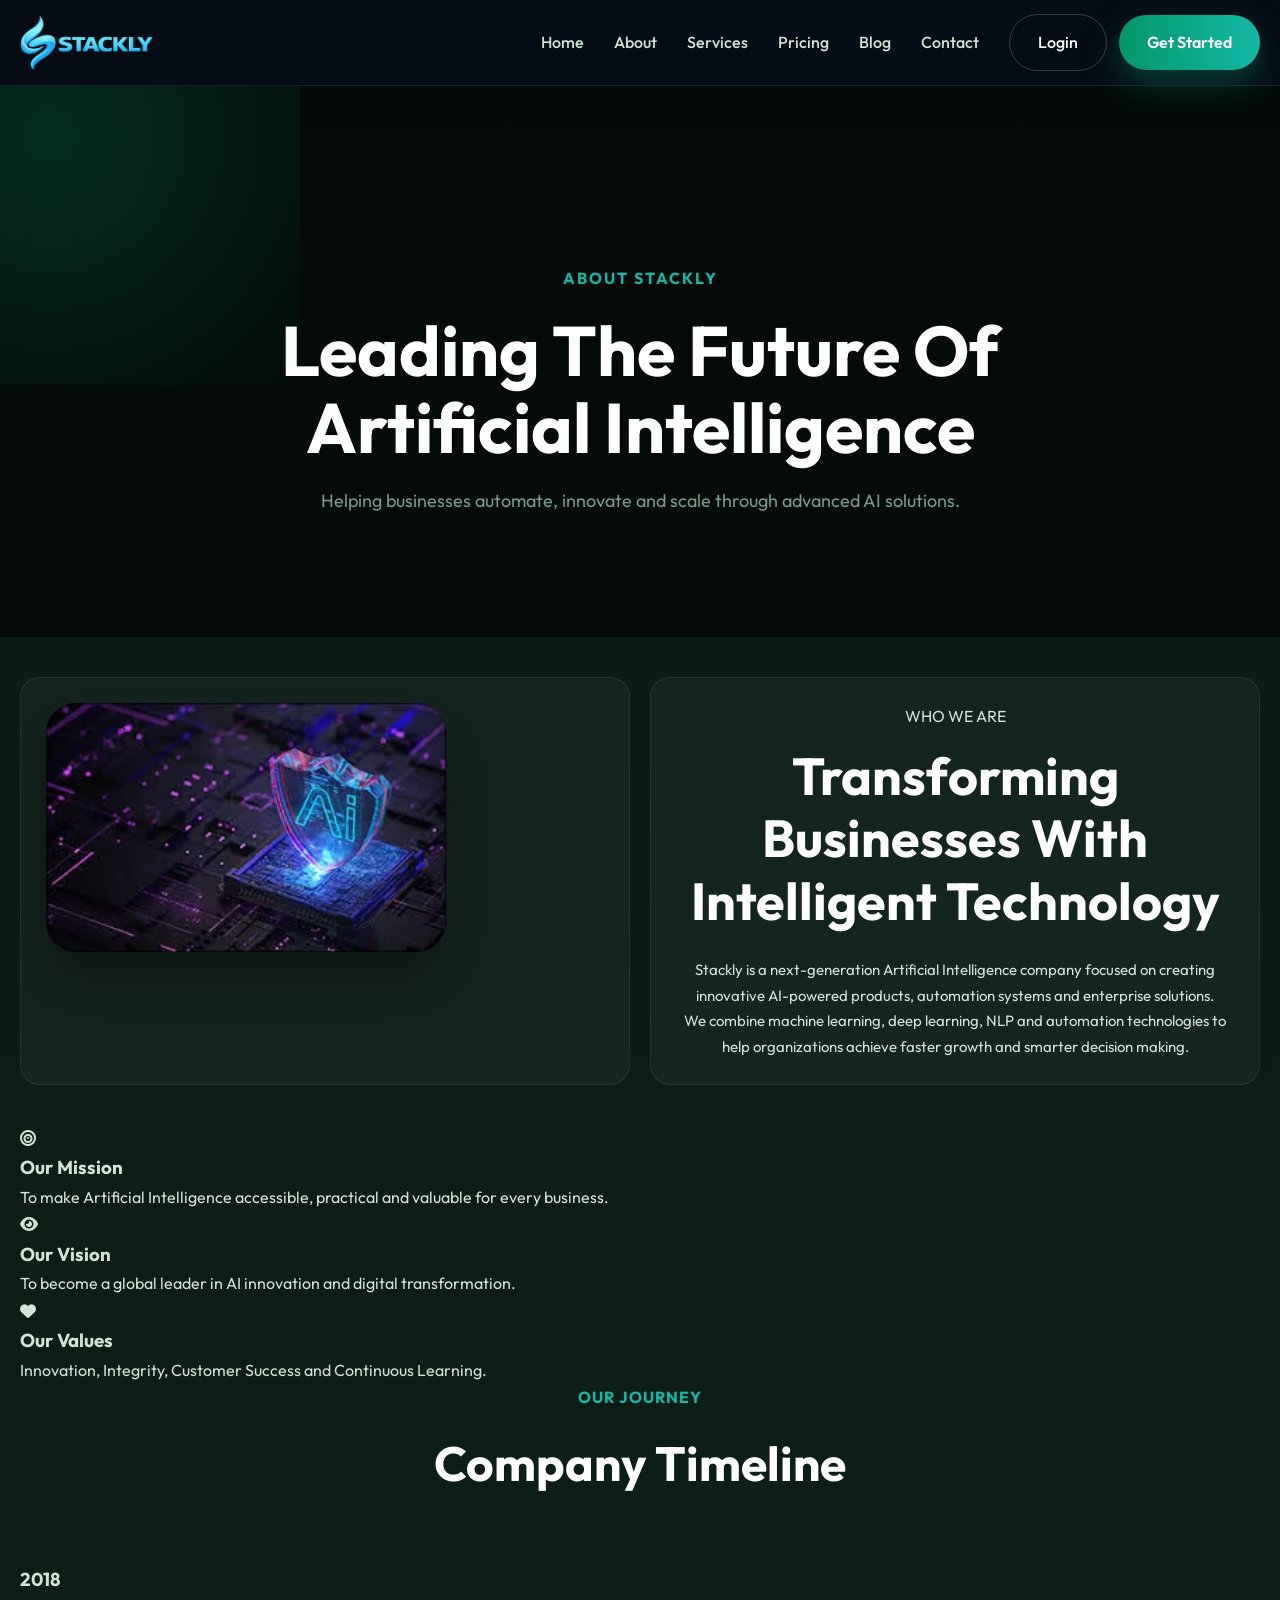
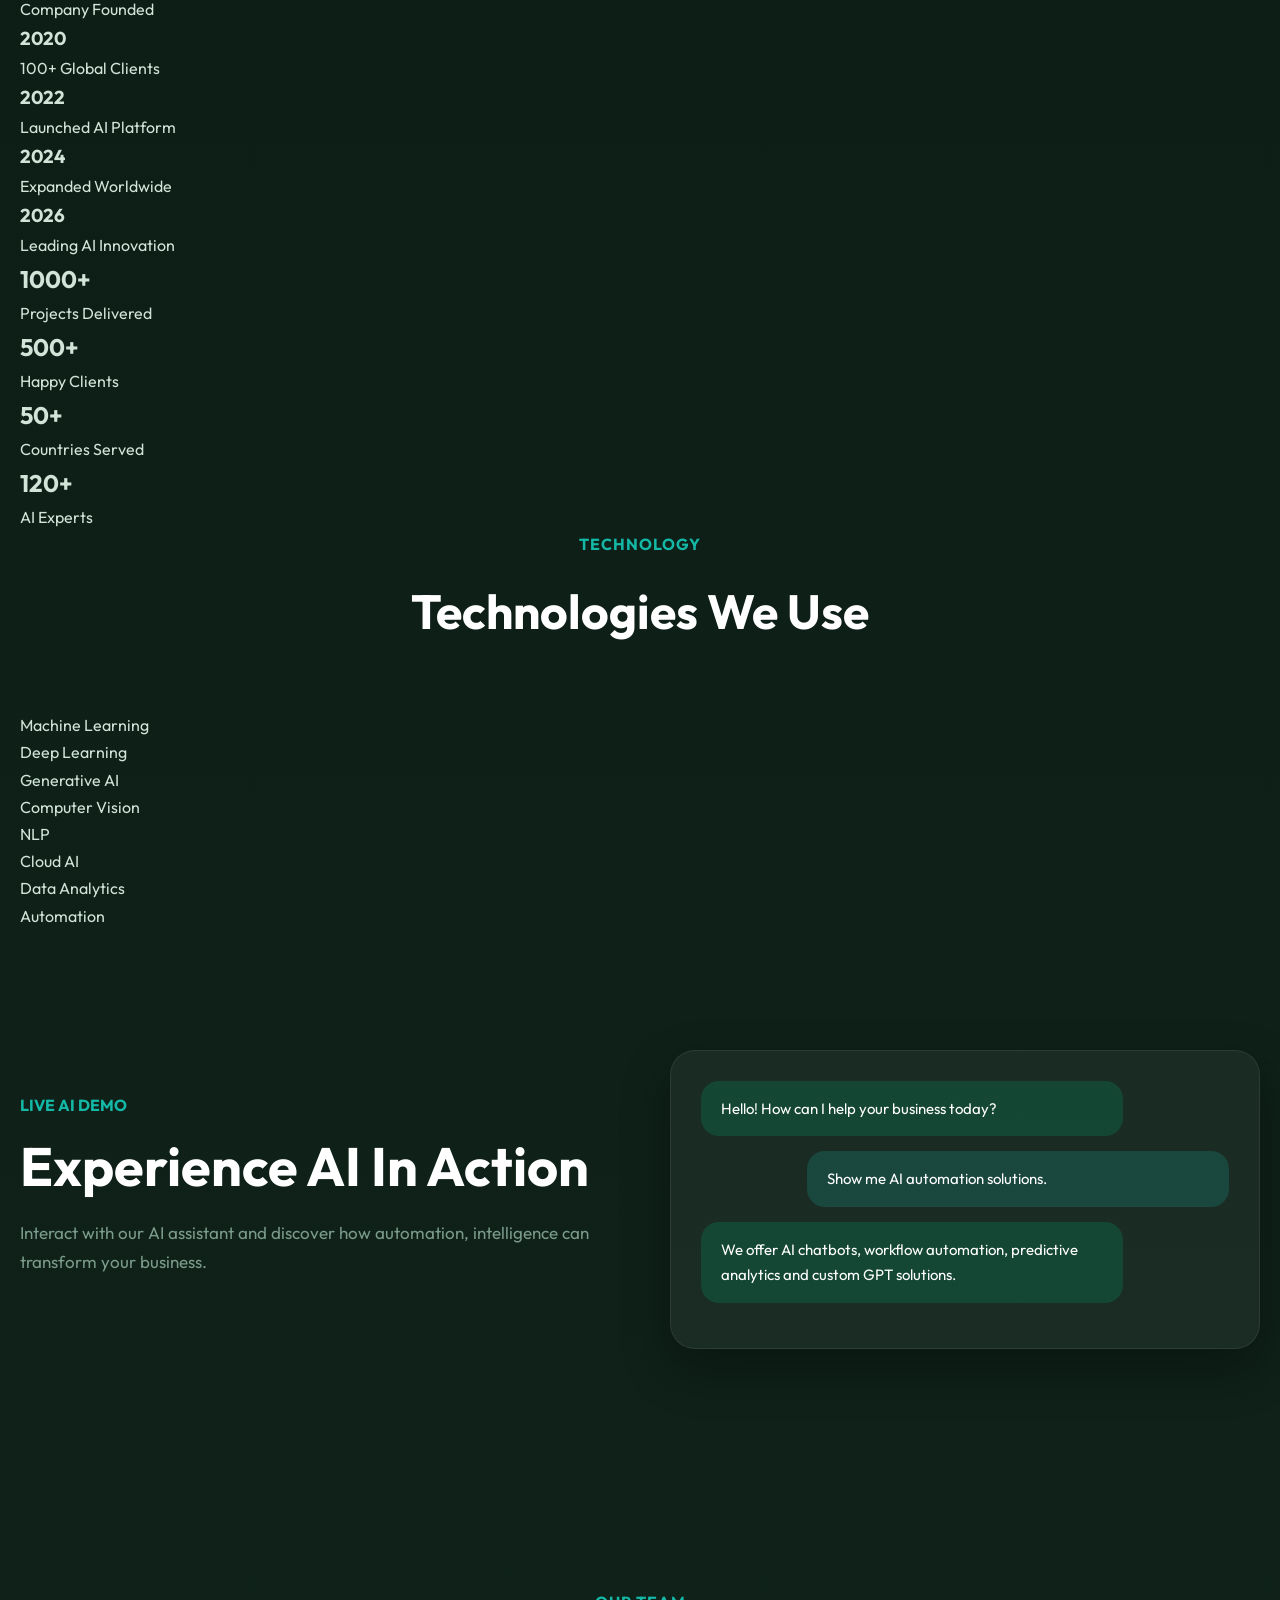
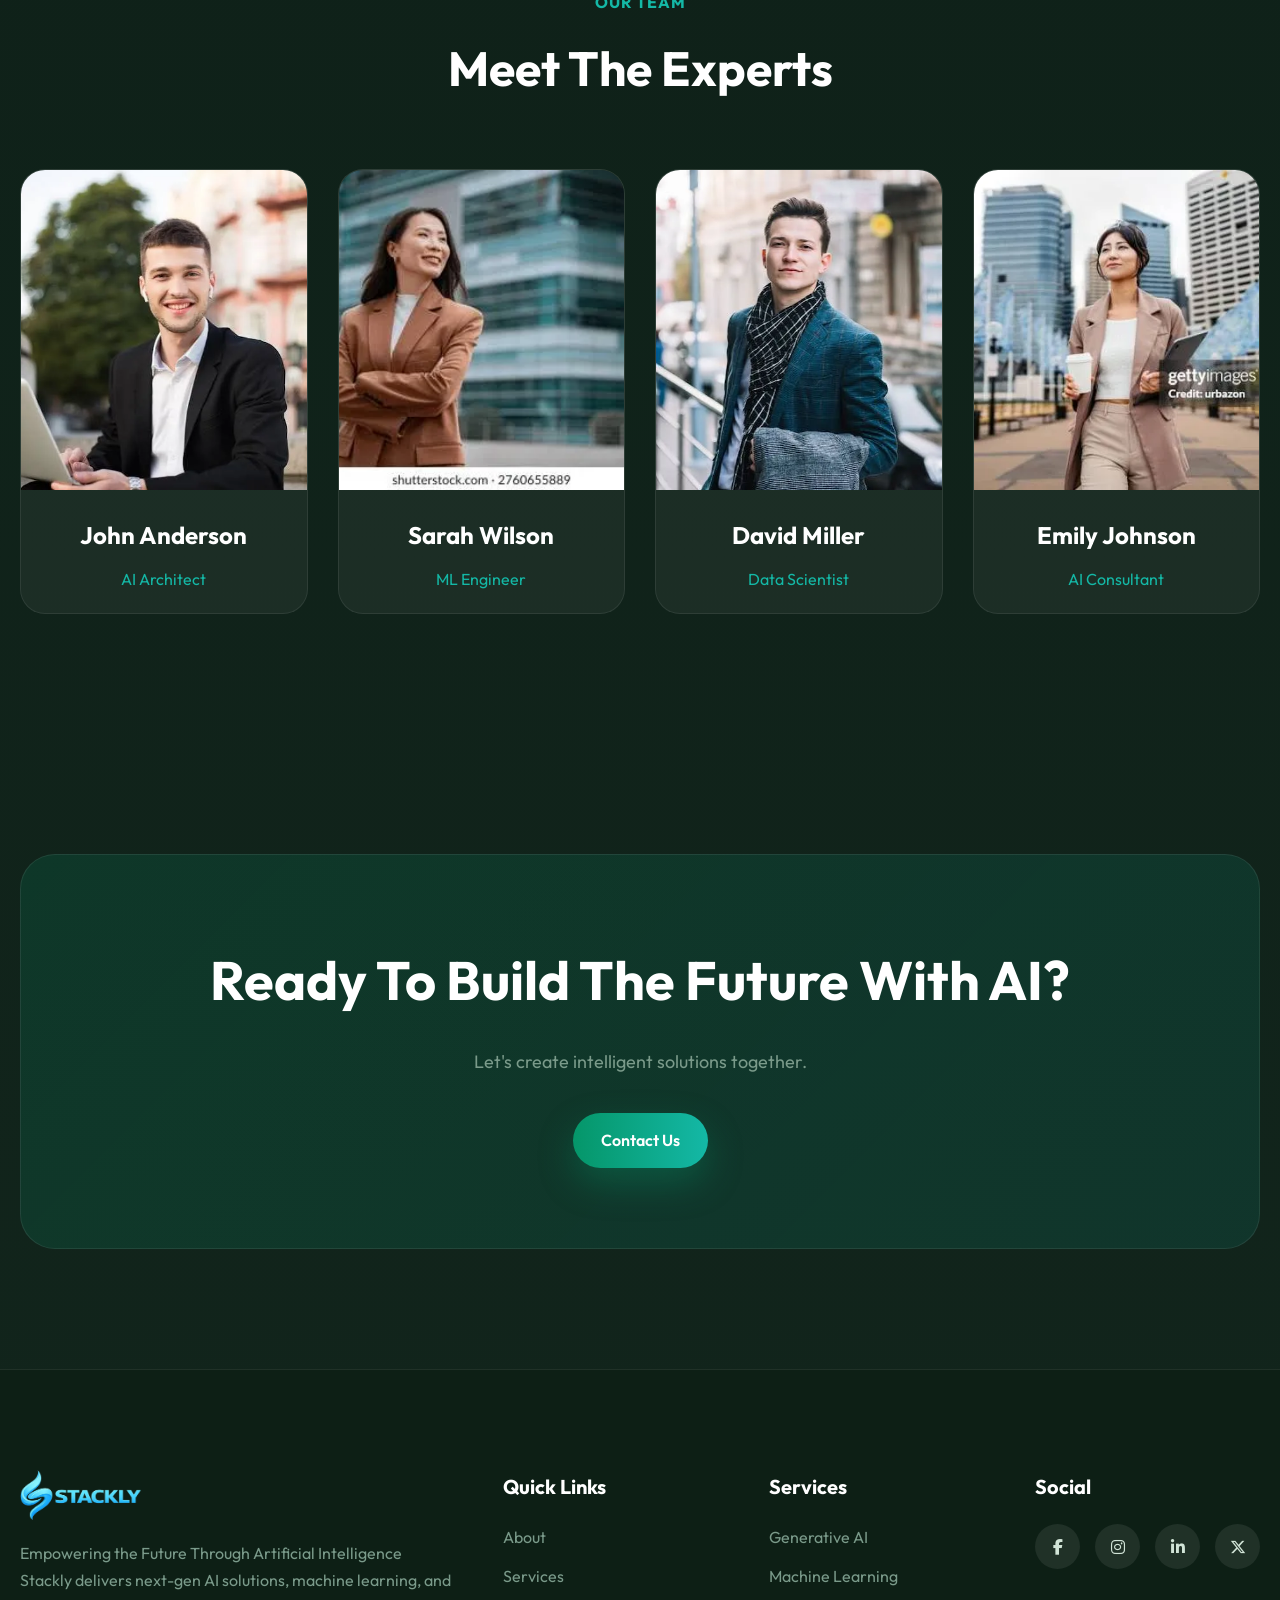
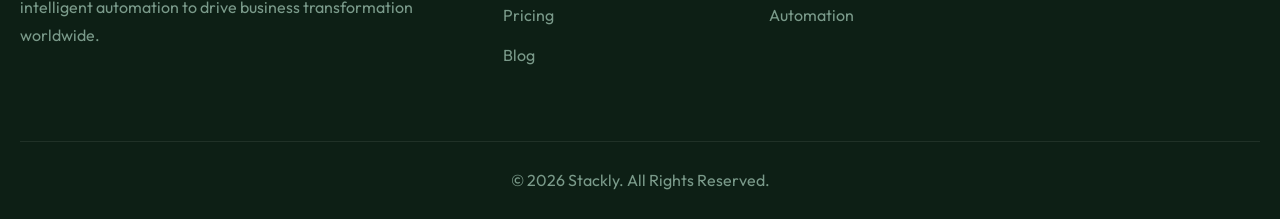
<file: about.html>
<!DOCTYPE html>
<html lang="en">

<head>

<meta charset="UTF-8">
<meta name="viewport" content="width=device-width, initial-scale=1.0">

<title>About Us | Stackly</title>

<link rel="preconnect" href="https://fonts.googleapis.com">

<link href="https://fonts.googleapis.com/css2?family=Outfit:wght@300;400;500;600;700;800&display=swap" rel="stylesheet">

<link rel="stylesheet"
href="https://cdnjs.cloudflare.com/ajax/libs/font-awesome/6.6.0/css/all.min.css">

<link rel="stylesheet" href="assets/css/style.css">
<link rel="stylesheet" href="assets/css/responsive.css">
<link rel="stylesheet" href="assets/css/animations.css">

</head>

<body>

<!-- ==========================
HEADER
========================== -->

<header>

<div class="container">

<div class="logo">
<a href="index.html">
<img src="logo.webp" alt="Stackly">
</a>
</div>

<nav>

<ul>

<li><a href="index.html">Home</a></li>
<li><a href="about.html" class="active">About</a></li>
<li><a href="services.html">Services</a></li>
<li><a href="pricing.html">Pricing</a></li>
<li><a href="blog.html">Blog</a></li>
<li><a href="contact.html">Contact</a></li>

</ul>

<div class="header-btns">

<a href="login.html" class="btn-outline">
Login
</a>

<a href="signup.html" class="btn-primary">
Get Started
</a>

</div>

</nav>

</div>

</header>

<!-- ==========================
PAGE HERO
========================== -->

<section class="page-hero">

<video autoplay muted loop playsinline preload="auto">

<source src="about-hero.mp4"
type="video/mp4">

</video>

<div class="container">

<span>ABOUT Stackly</span>

<h1>
Leading The Future Of
Artificial Intelligence
</h1>

<p>
Helping businesses automate,
innovate and scale through
advanced AI solutions.
</p>

</div>

</section>

<!-- ==========================
ABOUT COMPANY
========================== -->

<section class="about-company">

<div class="container">

<div class="about-grid">

<div class="about-image">

<img src="image/company.webp"
alt="AI Company">

</div>

<div class="about-content">

<span>WHO WE ARE</span>

<h2>
Transforming Businesses
With Intelligent Technology
</h2>

<p>

Stackly is a next-generation
Artificial Intelligence company
focused on creating innovative
AI-powered products, automation
systems and enterprise solutions.

</p>

<p>

We combine machine learning,
deep learning, NLP and automation
technologies to help organizations
achieve faster growth and smarter
decision making.

</p>

</div>

</div>

</div>

</section>

<!-- ==========================
MISSION VISION
========================== -->

<section class="mission-vision">

<div class="container">

<div class="mv-grid">

<div class="mv-card">

<i class="fas fa-bullseye"></i>

<h3>Our Mission</h3>

<p>

To make Artificial Intelligence
accessible, practical and
valuable for every business.

</p>

</div>

<div class="mv-card">

<i class="fas fa-eye"></i>

<h3>Our Vision</h3>

<p>

To become a global leader
in AI innovation and digital
transformation.

</p>

</div>

<div class="mv-card">

<i class="fas fa-heart"></i>

<h3>Our Values</h3>

<p>

Innovation, Integrity,
Customer Success and
Continuous Learning.

</p>

</div>

</div>

</div>

</section>

<!-- ==========================
TIMELINE
========================== -->

<section class="timeline">

<div class="container">

<div class="section-title">

<span>OUR JOURNEY</span>

<h2>Company Timeline</h2>

</div>

<div class="timeline-wrapper">

<div class="timeline-item">

<h3>2018</h3>

<p>
Company Founded
</p>

</div>

<div class="timeline-item">

<h3>2020</h3>

<p>
100+ Global Clients
</p>

</div>

<div class="timeline-item">

<h3>2022</h3>

<p>
Launched AI Platform
</p>

</div>

<div class="timeline-item">

<h3>2024</h3>

<p>
Expanded Worldwide
</p>

</div>

<div class="timeline-item">

<h3>2026</h3>

<p>
Leading AI Innovation
</p>

</div>

</div>

</div>

</section>

<!-- ==========================
STATS
========================== -->

<section class="stats">

<div class="container">

<div class="stats-grid">

<div class="stat-box">

<h2>1000+</h2>

<p>Projects Delivered</p>

</div>

<div class="stat-box">

<h2>500+</h2>

<p>Happy Clients</p>

</div>

<div class="stat-box">

<h2>50+</h2>

<p>Countries Served</p>

</div>

<div class="stat-box">

<h2>120+</h2>

<p>AI Experts</p>

</div>

</div>

</div>

</section>

<!-- ==========================
TECHNOLOGY
========================== -->

<section class="technology">

<div class="container">

<div class="section-title">

<span>TECHNOLOGY</span>

<h2>Technologies We Use</h2>

</div>

<div class="tech-grid">

<div class="tech-card">
Machine Learning
</div>

<div class="tech-card">
Deep Learning
</div>

<div class="tech-card">
Generative AI
</div>

<div class="tech-card">
Computer Vision
</div>

<div class="tech-card">
NLP
</div>

<div class="tech-card">
Cloud AI
</div>

<div class="tech-card">
Data Analytics
</div>

<div class="tech-card">
Automation
</div>

</div>

</div>

</section>

<!-- ==========================
AI DEMO
========================== -->

<section class="ai-demo">

    <div class="container">

        <div class="demo-content">

            <div class="demo-left">

                <span>LIVE AI DEMO</span>

                <h2>Experience AI In Action</h2>

                <p>
                    Interact with our AI assistant and discover how automation,
                    intelligence can transform your business.
                </p>

            </div>

            <div class="demo-right">

                <div class="chat-preview">

                    <div class="chat-message ai">
                        Hello! How can I help your business today?
                    </div>

                    <div class="chat-message user">
                        Show me AI automation solutions.
                    </div>

                    <div class="chat-message ai">
                        We offer AI chatbots, workflow automation,
                        predictive analytics and custom GPT solutions.
                    </div>

                </div>

            </div>

        </div>

    </div>

</section>

<!-- ==========================
TEAM
========================== -->

<section class="team">

<div class="container">

<div class="section-title">

<span>OUR TEAM</span>

<h2>Meet The Experts</h2>

</div>

<div class="team-grid">

<div class="team-card">

<img src="image/pic1.webp" alt="">

<h3>John Anderson</h3>

<p>AI Architect</p>

</div>

<div class="team-card">

<img src="image/pic5.webp" alt="">

<h3>Sarah Wilson</h3>

<p>ML Engineer</p>

</div>

<div class="team-card">

<img src="image/pic2.webp" alt="">

<h3>David Miller</h3>

<p>Data Scientist</p>

</div>

<div class="team-card">

<img src="image/pic6.webp" alt="">

<h3>Emily Johnson</h3>

<p>AI Consultant</p>

</div>

</div>

</div>

</section>

<!-- ==========================
CALL TO ACTION
========================== -->

<section class="cta">

<div class="container">

<div class="cta-box">

<h2>

Ready To Build The Future
With AI?

</h2>

<p>

Let's create intelligent
solutions together.

</p>

<a href="contact.html"
class="btn-primary">

Contact Us

</a>

</div>

</div>

</section>

<!-- ==========================
FOOTER
========================== -->

<footer>

<div class="container">

<div class="footer-grid">

<div>

<div class="footer-logo">

<a href="index.html">
<img src="logo.webp" alt="Stackly">
</a>

</div>

<p>

    Empowering the Future Through Artificial Intelligence
    <br>
    Stackly delivers next-gen AI solutions, machine learning,
    and intelligent automation to drive business transformation worldwide.</p>

</div>

<div>

<h4>Quick Links</h4>

<ul>

<li><a href="404.html">About</a></li>
<li><a href="404.html">Services</a></li>
<li><a href="404.html">Pricing</a></li>
<li><a href="404.html">Blog</a></li>

</ul>

</div>

<div>

<h4>Services</h4>

<ul>

<li><a href="404.html">Generative AI</a></li>
<li><a href="404.html">Machine Learning</a></li>
<li><a href="404.html">Automation</a></li>

</ul>

</div>

<div>

<h4>Social</h4>

<div class="social-links">

<a href="404.html">
<i class="fab fa-facebook-f"></i>
</a>

<a href="404.html">
<i class="fab fa-instagram"></i>
</a>

<a href="404.html">
<i class="fab fa-linkedin-in"></i>
</a>

<a href="404.html">
<i class="fab fa-x-twitter"></i>
</a>

</div>

</div>

</div>

<div class="footer-bottom">

<p>

© 2026 Stackly.
All Rights Reserved.

</p>

</div>

</div>

</footer>

<script src="assets/js/main.js"></script>

</body>
</html>
</file>
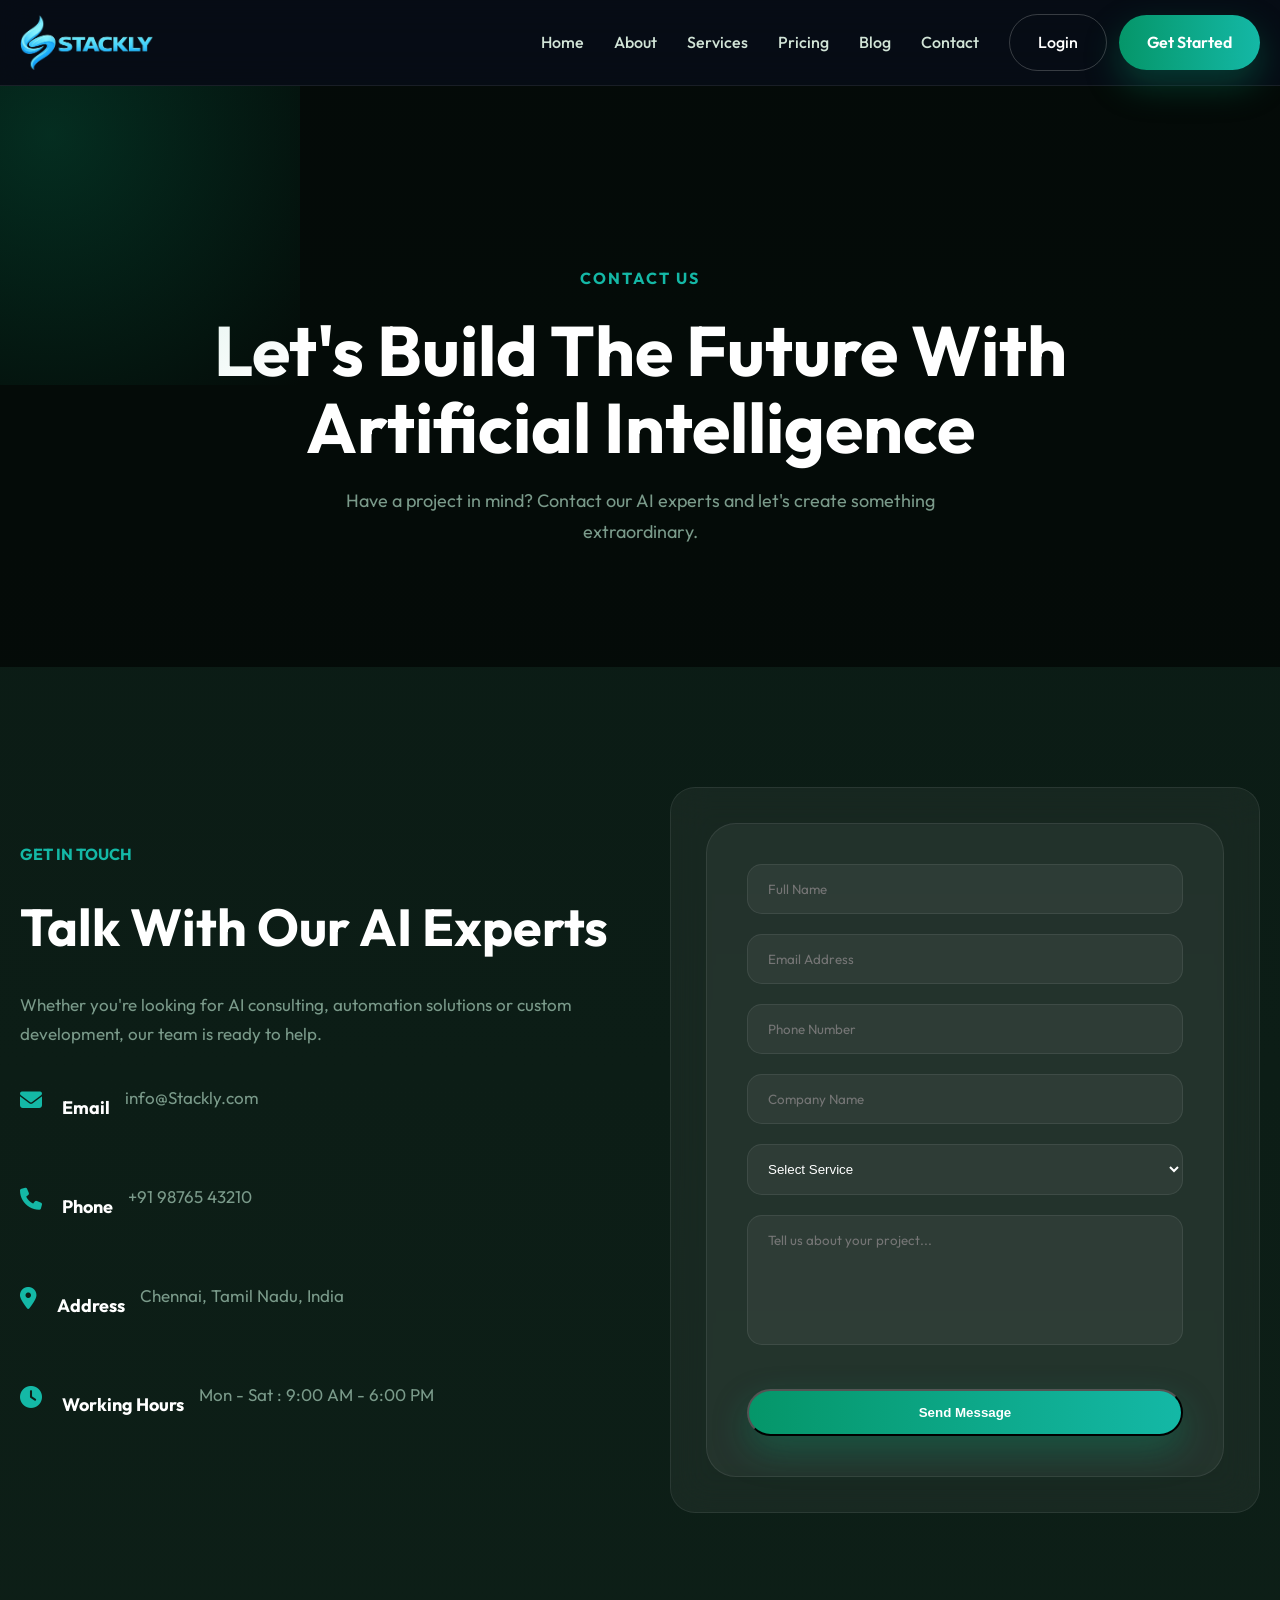
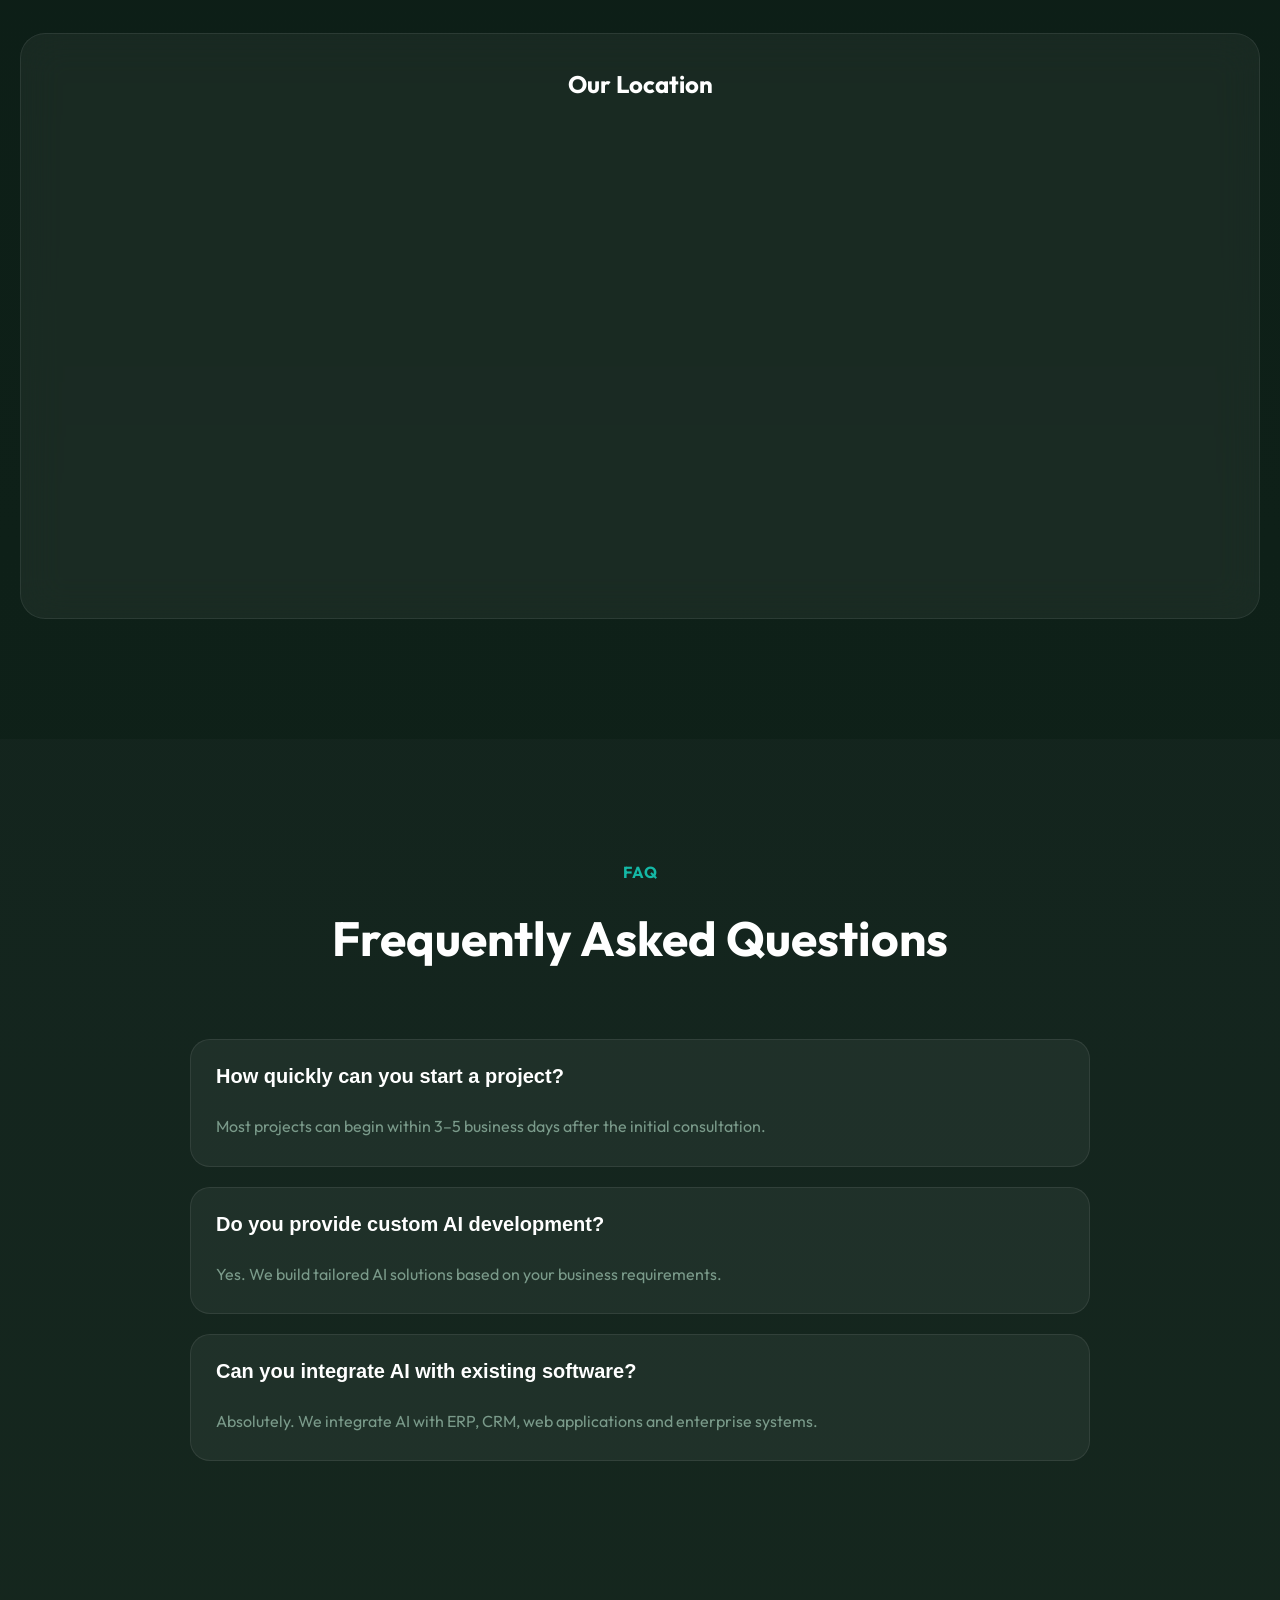
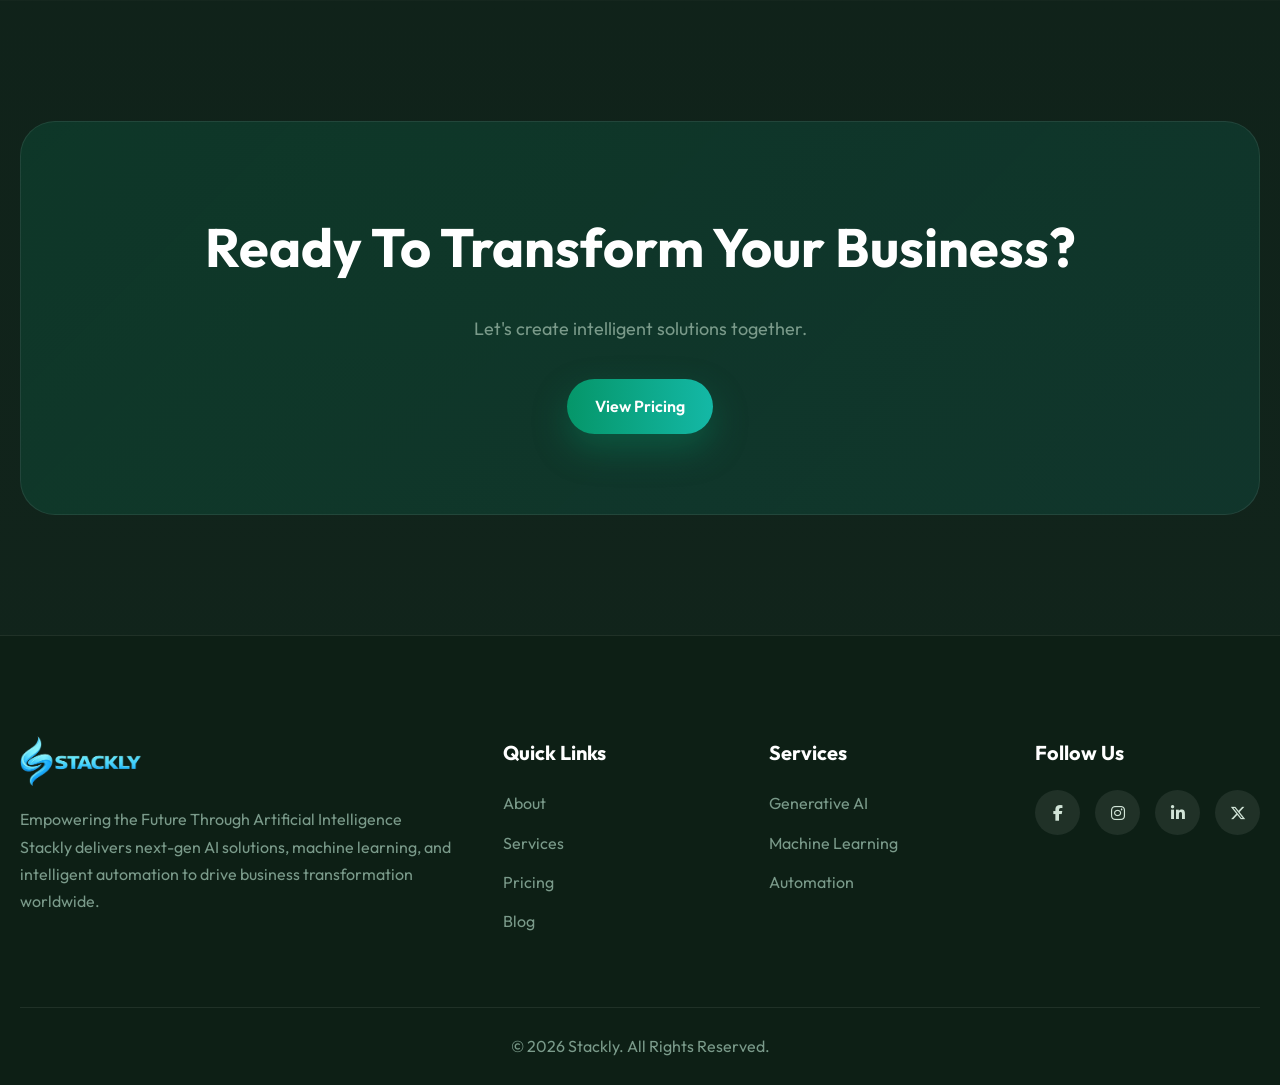
<file: contact.html>
<!DOCTYPE html>
<html lang="en">

<head>

<meta charset="UTF-8">
<meta name="viewport" content="width=device-width, initial-scale=1.0">

<title>Contact Us | Stackly</title>

<link rel="preconnect" href="https://fonts.googleapis.com">

<link href="https://fonts.googleapis.com/css2?family=Outfit:wght@300;400;500;600;700;800&display=swap" rel="stylesheet">

<link rel="stylesheet"
href="https://cdnjs.cloudflare.com/ajax/libs/font-awesome/6.6.0/css/all.min.css">

<link rel="stylesheet" href="assets/css/style.css">

</head>

<body>

<!-- HEADER -->

<header>

<div class="container">

<div class="logo">
<a href="index.html">
<img src="logo.webp" alt="Stackly">
</a>
</div>

<nav>

<ul>

<li><a href="index.html">Home</a></li>
<li><a href="about.html">About</a></li>
<li><a href="services.html">Services</a></li>
<li><a href="pricing.html">Pricing</a></li>
<li><a href="blog.html">Blog</a></li>
<li><a href="contact.html" class="active">Contact</a></li>

</ul>

<div class="header-btns">

<a href="login.html" class="btn-outline">
Login
</a>

<a href="signup.html" class="btn-primary">
Get Started
</a>

</div>

</nav>

<div class="mobile-toggle">
<i class="fas fa-bars"></i>
</div>

</div>

</header>

<!-- HERO -->

<section class="page-hero">

<video autoplay muted loop playsinline preload="auto">

<source src="contact.mp4"
type="video/mp4">

</video>

<div class="container">

<span>CONTACT US</span>

<h1>
Let's Build The Future
With Artificial Intelligence
</h1>

<p>
Have a project in mind? Contact our AI experts
and let's create something extraordinary.
</p>

</div>

</section>

<!-- CONTACT SECTION -->

<section class="contact-page">

<div class="container">

<div class="contact-wrapper">

<!-- CONTACT INFO -->

<div class="contact-info">

<span>GET IN TOUCH</span>

<h2>
Talk With Our AI Experts
</h2>

<p>
Whether you're looking for AI consulting,
automation solutions or custom development,
our team is ready to help.
</p>

<div class="contact-details">

<div>

<i class="fas fa-envelope"></i>

<div>

<h4>Email</h4>

<p>info@Stackly.com</p>

</div>

</div>

<div>

<i class="fas fa-phone"></i>

<div>

<h4>Phone</h4>

<p>+91 98765 43210</p>

</div>

</div>

<div>

<i class="fas fa-location-dot"></i>

<div>

<h4>Address</h4>

<p>Chennai, Tamil Nadu, India</p>

</div>

</div>

<div>

<i class="fas fa-clock"></i>

<div>

<h4>Working Hours</h4>

<p>Mon - Sat : 9:00 AM - 6:00 PM</p>

</div>

</div>

</div>

</div>

<!-- CONTACT FORM -->

<div class="contact-form-box glass">

<form class="contact-form">

<input
type="text"
id="contactName"
placeholder="Full Name"
required>

<input
type="email"
id="contactEmail"
placeholder="Email Address"
required>

<input
type="tel"
id="contactPhone"
placeholder="Phone Number">

<input
type="text"
id="contactCompany"
placeholder="Company Name">

<select
id="contactService"
style="width:100%;padding:16px;border-radius:15px;background:rgba(255,255,255,.05);border:1px solid rgba(255,255,255,.08);color:#fff;margin-bottom:20px;">

<option value="">Select Service</option>
<option>Generative AI</option>
<option>Machine Learning</option>
<option>Automation</option>
<option>Data Analytics</option>
<option>Computer Vision</option>

</select>

<textarea
id="contactMessage"
rows="6"
placeholder="Tell us about your project..."
required></textarea>

<div id="contactError" class="contact-error"></div>

<button
type="submit"
class="btn-primary"
style="width:100%;">

Send Message

</button>

</form>

</div>

</div>

</div>

</section>

<!-- MAP -->

<section class="map-section">

<div class="container">

<div class="glass map-box">

<h2 style="text-align:center;margin-bottom:25px;color:#fff;">

Our Location

</h2>

<iframe
src="https://maps.google.com/maps?q=Chennai&t=&z=13&ie=UTF8&iwloc=&output=embed"
width="100%"
height="450"
style="border:0;border-radius:20px;"
loading="lazy">
</iframe>

</div>

</div>

</section>

<!-- FAQ -->

<section class="faq">

<div class="container">

<div class="section-title">

<span>FAQ</span>

<h2>Frequently Asked Questions</h2>

</div>

<div class="faq-container">

<div class="faq-item">

<button class="faq-question">

How quickly can you start a project?

</button>

<div class="faq-answer">

<p>
Most projects can begin within 3–5 business days
after the initial consultation.
</p>

</div>

</div>

<div class="faq-item">

<button class="faq-question">

Do you provide custom AI development?

</button>

<div class="faq-answer">

<p>
Yes. We build tailored AI solutions based on
your business requirements.
</p>

</div>

</div>

<div class="faq-item">

<button class="faq-question">

Can you integrate AI with existing software?

</button>

<div class="faq-answer">

<p>
Absolutely. We integrate AI with ERP, CRM,
web applications and enterprise systems.
</p>

</div>

</div>

</div>

</div>

</section>

<!-- CTA -->

<section class="cta">

<div class="container">

<div class="cta-box">

<h2>
Ready To Transform Your Business?
</h2>

<p>
Let's create intelligent solutions together.
</p>

<a href="pricing.html"
class="btn-primary">

View Pricing

</a>

</div>

</div>

</section>

<!-- FOOTER -->

<footer>

<div class="container">

<div class="footer-grid">

<div>
<div class="footer-logo">

<a href="index.html">
<img src="logo.webp" alt="Stackly">
</a>

</div>
<p>
Empowering the Future Through Artificial Intelligence
<br>
Stackly delivers next-gen AI solutions, machine learning,
and intelligent automation to drive business transformation worldwide.</p>

</div>

<div>

<h4>Quick Links</h4>

<ul>

<li><a href="404.html">About</a></li>
<li><a href="404.html">Services</a></li>
<li><a href="404.html">Pricing</a></li>
<li><a href="404.html">Blog</a></li>

</ul>

</div>

<div>

<h4>Services</h4>

<ul>

<li><a href="404.html">Generative AI</a></li>
<li><a href="404.html">Machine Learning</a></li>
<li><a href="404.html">Automation</a></li>

</ul>

</div>

<div>

<h4>Follow Us</h4>

<div class="social-links">

<a href="404.html"><i class="fab fa-facebook-f"></i></a>
<a href="404.html"><i class="fab fa-instagram"></i></a>
<a href="404.html"><i class="fab fa-linkedin-in"></i></a>
<a href="404.html"><i class="fab fa-x-twitter"></i></a>

</div>

</div>

</div>

<div class="footer-bottom">

<p>
© 2026 Stackly. All Rights Reserved.
</p>

</div>

</div>

</footer>

<script src="assets/js/main.js"></script>

</body>
</html>
</file>
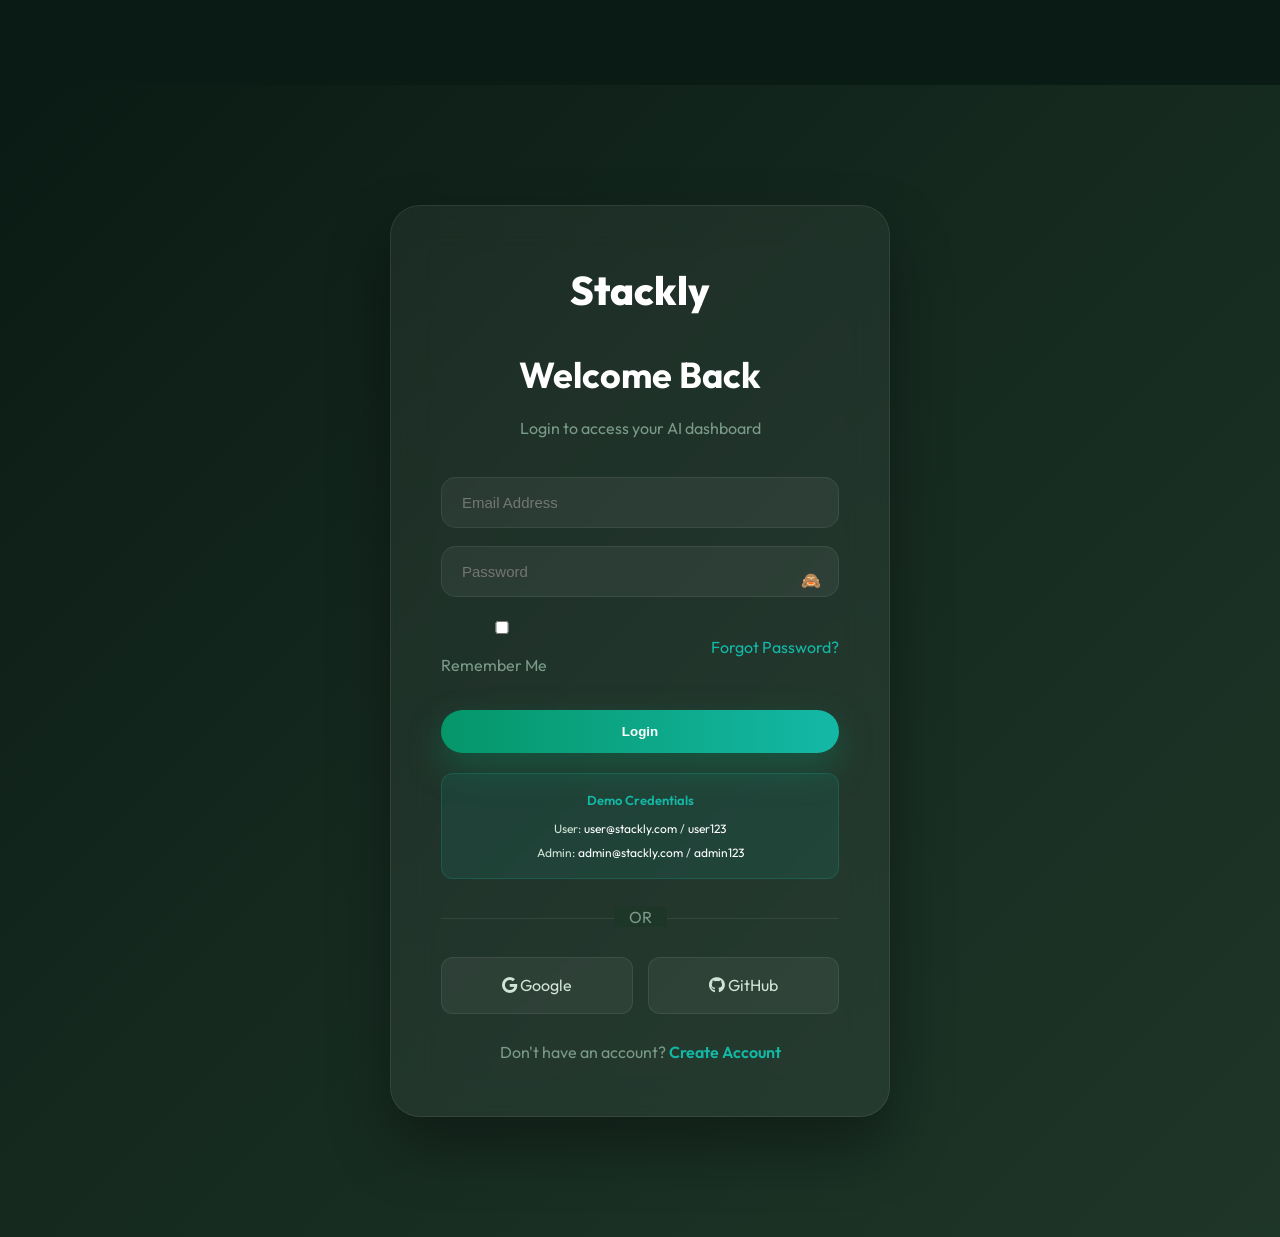
<file: login.html>
<!DOCTYPE html>
<html lang="en">

<head>

<meta charset="UTF-8">
<meta name="viewport" content="width=device-width, initial-scale=1.0">

<title>Login | Stackly</title>

<link rel="preconnect" href="https://fonts.googleapis.com">

<link href="https://fonts.googleapis.com/css2?family=Outfit:wght@300;400;500;600;700;800&display=swap" rel="stylesheet">

<link rel="stylesheet"
href="https://cdnjs.cloudflare.com/ajax/libs/font-awesome/6.6.0/css/all.min.css">

<link rel="stylesheet" href="assets/css/style.css">

</head>

<body>

<section class="auth-section">

<div class="auth-container">

<div class="auth-logo">
<a href="index.html">Stackly</a>
</div>

<h1 class="auth-title">
Welcome Back
</h1>

<p class="auth-subtitle">
Login to access your AI dashboard
</p>

<form class="auth-form" id="loginForm">

<input
type="email"
placeholder="Email Address"
required>

<div class="password-box">

<input
type="password"
id="password"
placeholder="Password"
required>

<span
class="password-toggle"
id="togglePassword">

🙈

</span>

</div>

<div style="display:flex;justify-content:space-between;align-items:center;margin-bottom:20px;">

<label style="color:#7a9a8a;">

<input type="checkbox">

 Remember Me

</label>

<a href="404.html"
style="color:#14b8a6;">

Forgot Password?

</a>

</div>

<button
type="submit"
class="btn-primary auth-btn">

Login

</button>

</form>

<div style="margin:20px 0 15px;padding:15px;background:rgba(20,184,166,.1);border:1px solid rgba(20,184,166,.2);border-radius:12px;text-align:center;">

<p style="color:#14b8a6;font-size:13px;font-weight:600;margin-bottom:8px;">Demo Credentials</p>

<p style="color:#d1e4d7;font-size:12px;margin-bottom:4px;">
User: <span style="color:#fff;">user@stackly.com</span> / <span style="color:#fff;">user123</span>
</p>

<p style="color:#d1e4d7;font-size:12px;">
Admin: <span style="color:#fff;">admin@stackly.com</span> / <span style="color:#fff;">admin123</span>
</p>

</div>

<div class="auth-divider">

<span>OR</span>

</div>

<div class="social-login">

<a href="404.html"
class="social-btn">

<i class="fab fa-google"></i>

 Google

</a>

<a href="404.html"
class="social-btn">

<i class="fab fa-github"></i>

 GitHub

</a>

</div>

<div class="auth-footer">

Don't have an account?

<a href="signup.html">

Create Account

</a>

</div>

</div>

</section>

<script>

const togglePassword =
document.getElementById("togglePassword");

const password =
document.getElementById("password");

togglePassword.addEventListener(
"click",
() => {

if(password.type === "password"){

password.type = "text";
togglePassword.innerHTML = "👁️";

}else{

password.type = "password";
togglePassword.innerHTML = "🙈";

}

}
);

document
.getElementById("loginForm")
.addEventListener(
"submit",
function(e){

e.preventDefault();

const email = this.querySelector(
'input[type="email"]'
).value.trim();

const pass = document
.getElementById("password").value;

if(email === "user@stackly.com" &&
pass === "user123"){
window.location.href =
"user.html";
}
else if(email === "admin@stackly.com" &&
pass === "admin123"){
window.location.href =
"dashboard.html";
}
else{
alert(
"Invalid credentials. Try:\n\nUser: user@stackly.com / user123\nAdmin: admin@stackly.com / admin123"
);
}

}
);

</script>

</body>
</html>
</file>
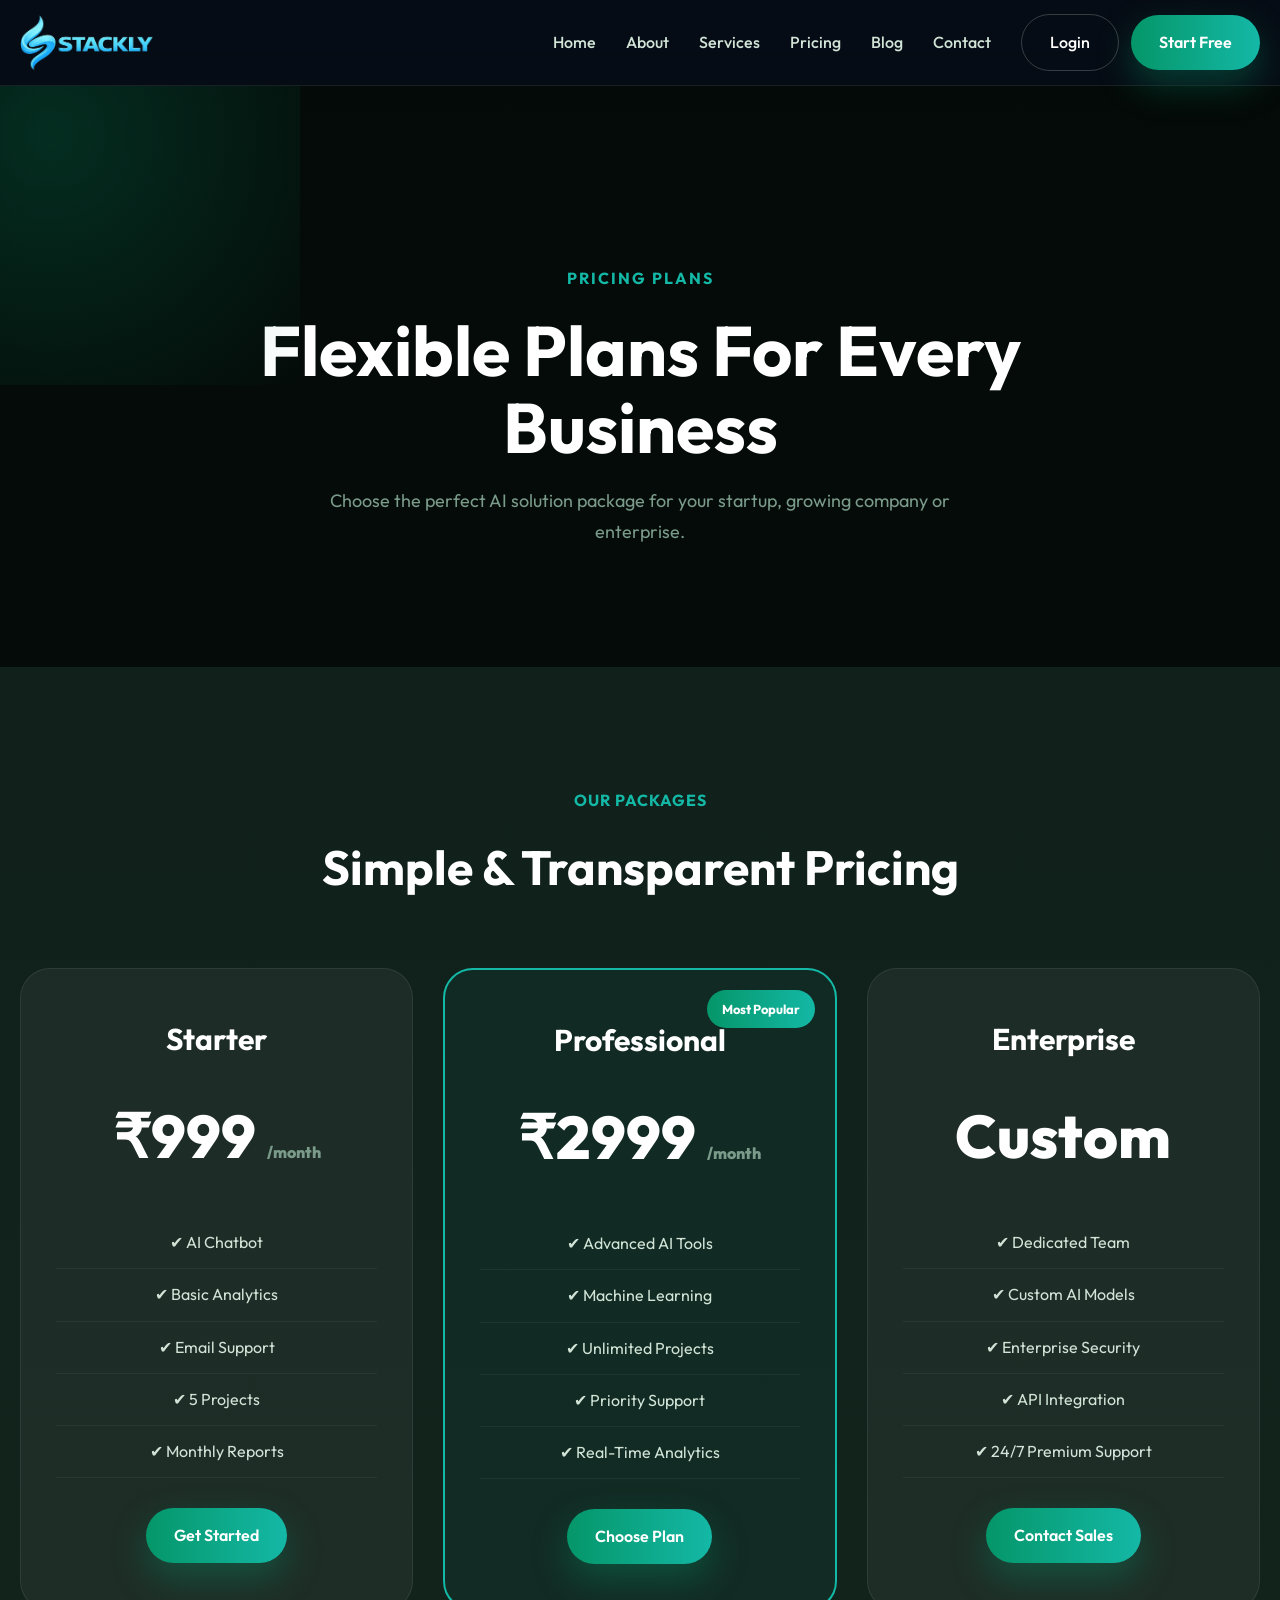
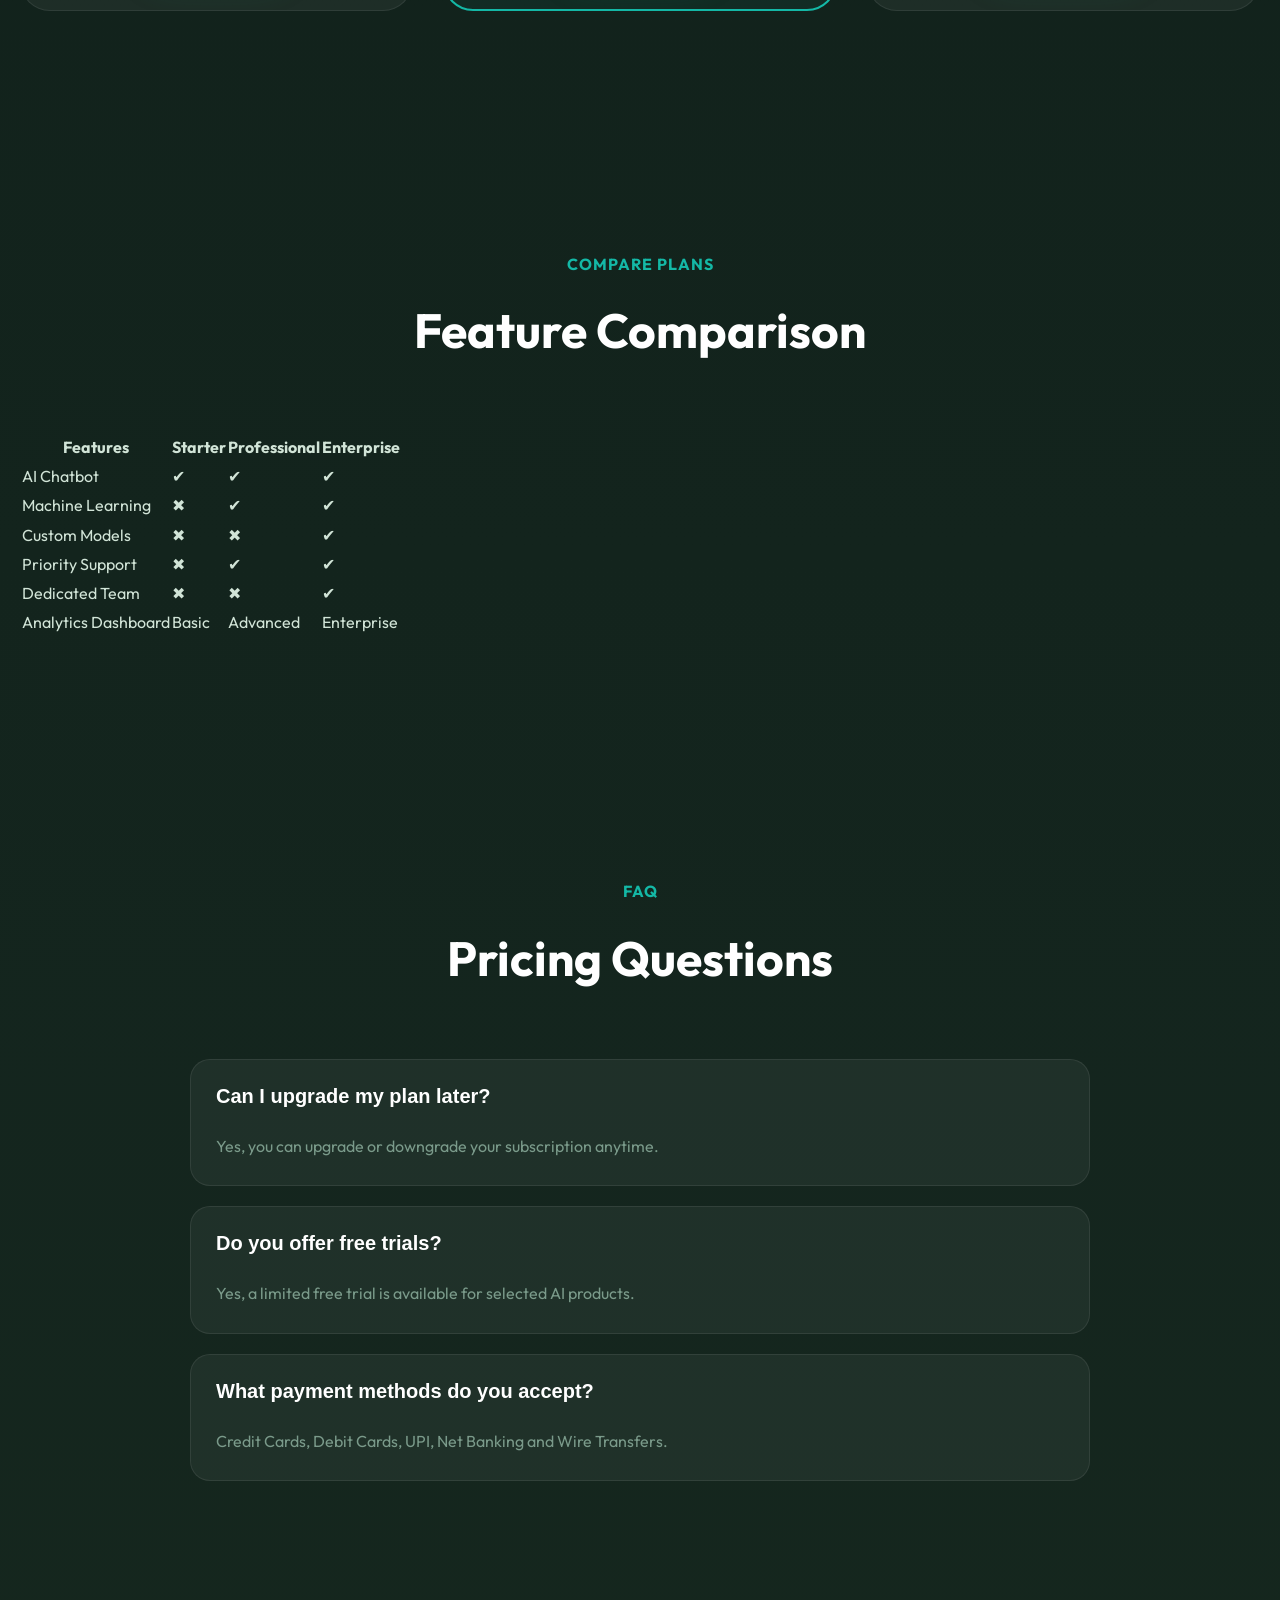
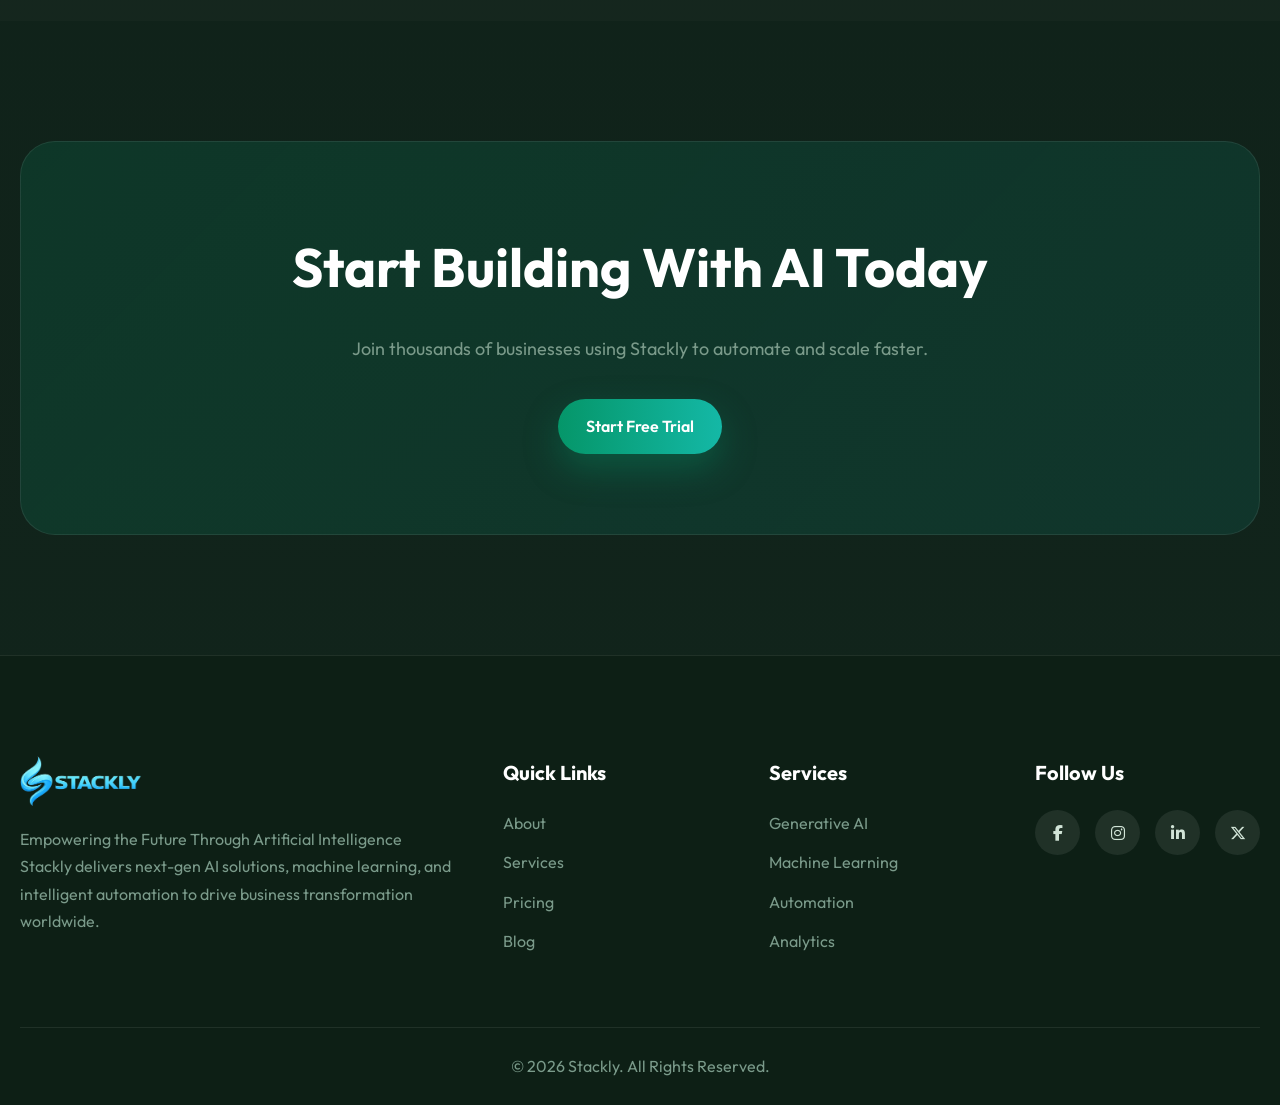
<file: pricing.html>
<!DOCTYPE html>
<html lang="en">

<head>

<meta charset="UTF-8">
<meta name="viewport" content="width=device-width, initial-scale=1.0">

<title>Pricing | Stackly</title>

<link rel="preconnect" href="https://fonts.googleapis.com">

<link href="https://fonts.googleapis.com/css2?family=Outfit:wght@300;400;500;600;700;800&display=swap" rel="stylesheet">

<link rel="stylesheet"
href="https://cdnjs.cloudflare.com/ajax/libs/font-awesome/6.6.0/css/all.min.css">

<link rel="stylesheet" href="assets/css/style.css">
<link rel="stylesheet" href="assets/css/responsive.css">
<link rel="stylesheet" href="assets/css/animations.css">

</head>

<body>

<!-- ==========================
HEADER
========================== -->

<header>

<div class="container">

<div class="logo">
<a href="index.html">
<img src="logo.webp" alt="Stackly">
</a>
</div>

<nav>

<ul>

<li><a href="index.html">Home</a></li>
<li><a href="about.html">About</a></li>
<li><a href="services.html">Services</a></li>
<li><a href="pricing.html" class="active">Pricing</a></li>
<li><a href="blog.html">Blog</a></li>
<li><a href="contact.html">Contact</a></li>

</ul>

<div class="header-btns">

<a href="login.html" class="btn-outline">
Login
</a>

<a href="signup.html" class="btn-primary">
Start Free
</a>

</div>

</nav>

<div class="mobile-toggle">
<i class="fas fa-bars"></i>
</div>

</div>

</header>

<!-- ==========================
PAGE HERO
========================== -->

<section class="page-hero">

<video autoplay muted loop playsinline preload="auto">

<source src="price.mp4"
type="video/mp4">

</video>

<div class="container">

<span>PRICING PLANS</span>

<h1>
Flexible Plans For
Every Business
</h1>

<p>
Choose the perfect AI solution package
for your startup, growing company or enterprise.
</p>

</div>

</section>

<!-- ==========================
PRICING CARDS
========================== -->

<section class="pricing">

<div class="container">

<div class="section-title">

<span>OUR PACKAGES</span>

<h2>Simple & Transparent Pricing</h2>

</div>

<div class="pricing-grid">

<div class="price-card">

<h3>Starter</h3>

<div class="price">

₹999

<span>/month</span>

</div>

<ul>

<li>✔ AI Chatbot</li>
<li>✔ Basic Analytics</li>
<li>✔ Email Support</li>
<li>✔ 5 Projects</li>
<li>✔ Monthly Reports</li>

</ul>

<a href="404.html" class="btn-primary"> Get Started

</a>

</div>

<div class="price-card featured">

<div class="badge">

Most Popular

</div>

<h3>Professional</h3>

<div class="price">

₹2999

<span>/month</span>

</div>

<ul>

<li>✔ Advanced AI Tools</li>
<li>✔ Machine Learning</li>
<li>✔ Unlimited Projects</li>
<li>✔ Priority Support</li>
<li>✔ Real-Time Analytics</li>

</ul>

<a href="404.html" class="btn-primary"> Choose Plan

</a>

</div>

<div class="price-card">

<h3>Enterprise</h3>

<div class="price">

Custom

</div>

<ul>

<li>✔ Dedicated Team</li>
<li>✔ Custom AI Models</li>
<li>✔ Enterprise Security</li>
<li>✔ API Integration</li>
<li>✔ 24/7 Premium Support</li>

</ul>

<a href="404.html" class="btn-primary"> Contact Sales

</a>

</div>

</div>

</div>

</section>

<!-- ==========================
FEATURE COMPARISON
========================== -->

<section class="services">

<div class="container">

<div class="section-title">

<span>COMPARE PLANS</span>

<h2>Feature Comparison</h2>

</div>

<div style="overflow-x:auto;">

<table class="pricing-table">

<thead>

<tr>

<th>Features</th>
<th>Starter</th>
<th>Professional</th>
<th>Enterprise</th>

</tr>

</thead>

<tbody>

<tr>

<td>AI Chatbot</td>
<td>✔</td>
<td>✔</td>
<td>✔</td>

</tr>

<tr>

<td>Machine Learning</td>
<td>✖</td>
<td>✔</td>
<td>✔</td>

</tr>

<tr>

<td>Custom Models</td>
<td>✖</td>
<td>✖</td>
<td>✔</td>

</tr>

<tr>

<td>Priority Support</td>
<td>✖</td>
<td>✔</td>
<td>✔</td>

</tr>

<tr>

<td>Dedicated Team</td>
<td>✖</td>
<td>✖</td>
<td>✔</td>

</tr>

<tr>

<td>Analytics Dashboard</td>
<td>Basic</td>
<td>Advanced</td>
<td>Enterprise</td>

</tr>

</tbody>

</table>

</div>

</div>

</section>

<!-- ==========================
FAQ
========================== -->

<section class="faq">

<div class="container">

<div class="section-title">

<span>FAQ</span>

<h2>Pricing Questions</h2>

</div>

<div class="faq-container">

<div class="faq-item">

<button class="faq-question">

Can I upgrade my plan later?

</button>

<div class="faq-answer">

<p>
Yes, you can upgrade or downgrade
your subscription anytime.
</p>

</div>

</div>

<div class="faq-item">

<button class="faq-question">

Do you offer free trials?

</button>

<div class="faq-answer">

<p>
Yes, a limited free trial is available
for selected AI products.
</p>

</div>

</div>

<div class="faq-item">

<button class="faq-question">

What payment methods do you accept?

</button>

<div class="faq-answer">

<p>
Credit Cards, Debit Cards,
UPI, Net Banking and Wire Transfers.
</p>

</div>

</div>

</div>

</div>

</section>

<!-- ==========================
CTA
========================== -->

<section class="cta">

<div class="container">

<div class="cta-box">

<h2>
Start Building With AI Today
</h2>

<p>
Join thousands of businesses using
Stackly to automate and scale faster.
</p>

<a href="404.html" class="btn-primary"> Start Free Trial

</a>

</div>

</div>

</section>

<!-- ==========================
FOOTER
========================== -->

<footer>

<div class="container">

<div class="footer-grid">

<div>

<div class="footer-logo">

<a href="index.html">
<img src="logo.webp" alt="Stackly">
</a>

</div>

<p>
Empowering the Future Through Artificial Intelligence
<br>
Stackly delivers next-gen AI solutions, machine learning,
and intelligent automation to drive business transformation worldwide.</p>

</div>

<div>

<h4>Quick Links</h4>

<ul>

<li><a href="404.html">About</a></li>
<li><a href="404.html">Services</a></li>
<li><a href="404.html">Pricing</a></li>
<li><a href="404.html">Blog</a></li>

</ul>

</div>

<div>

<h4>Services</h4>

<ul>

<li><a href="404.html">Generative AI</a></li>
<li><a href="404.html">Machine Learning</a></li>
<li><a href="404.html">Automation</a></li>
<li><a href="404.html">Analytics</a></li>

</ul>

</div>

<div>

<h4>Follow Us</h4>

<div class="social-links">

<a href="404.html"><i class="fab fa-facebook-f"></i></a>
<a href="404.html"><i class="fab fa-instagram"></i></a>
<a href="404.html"><i class="fab fa-linkedin-in"></i></a>
<a href="404.html"><i class="fab fa-x-twitter"></i></a>

</div>

</div>

</div>

<div class="footer-bottom">

<p>
© 2026 Stackly. All Rights Reserved.
</p>

</div>

</div>

</footer>

<script src="assets/js/main.js"></script>

</body>
</html>
</file>
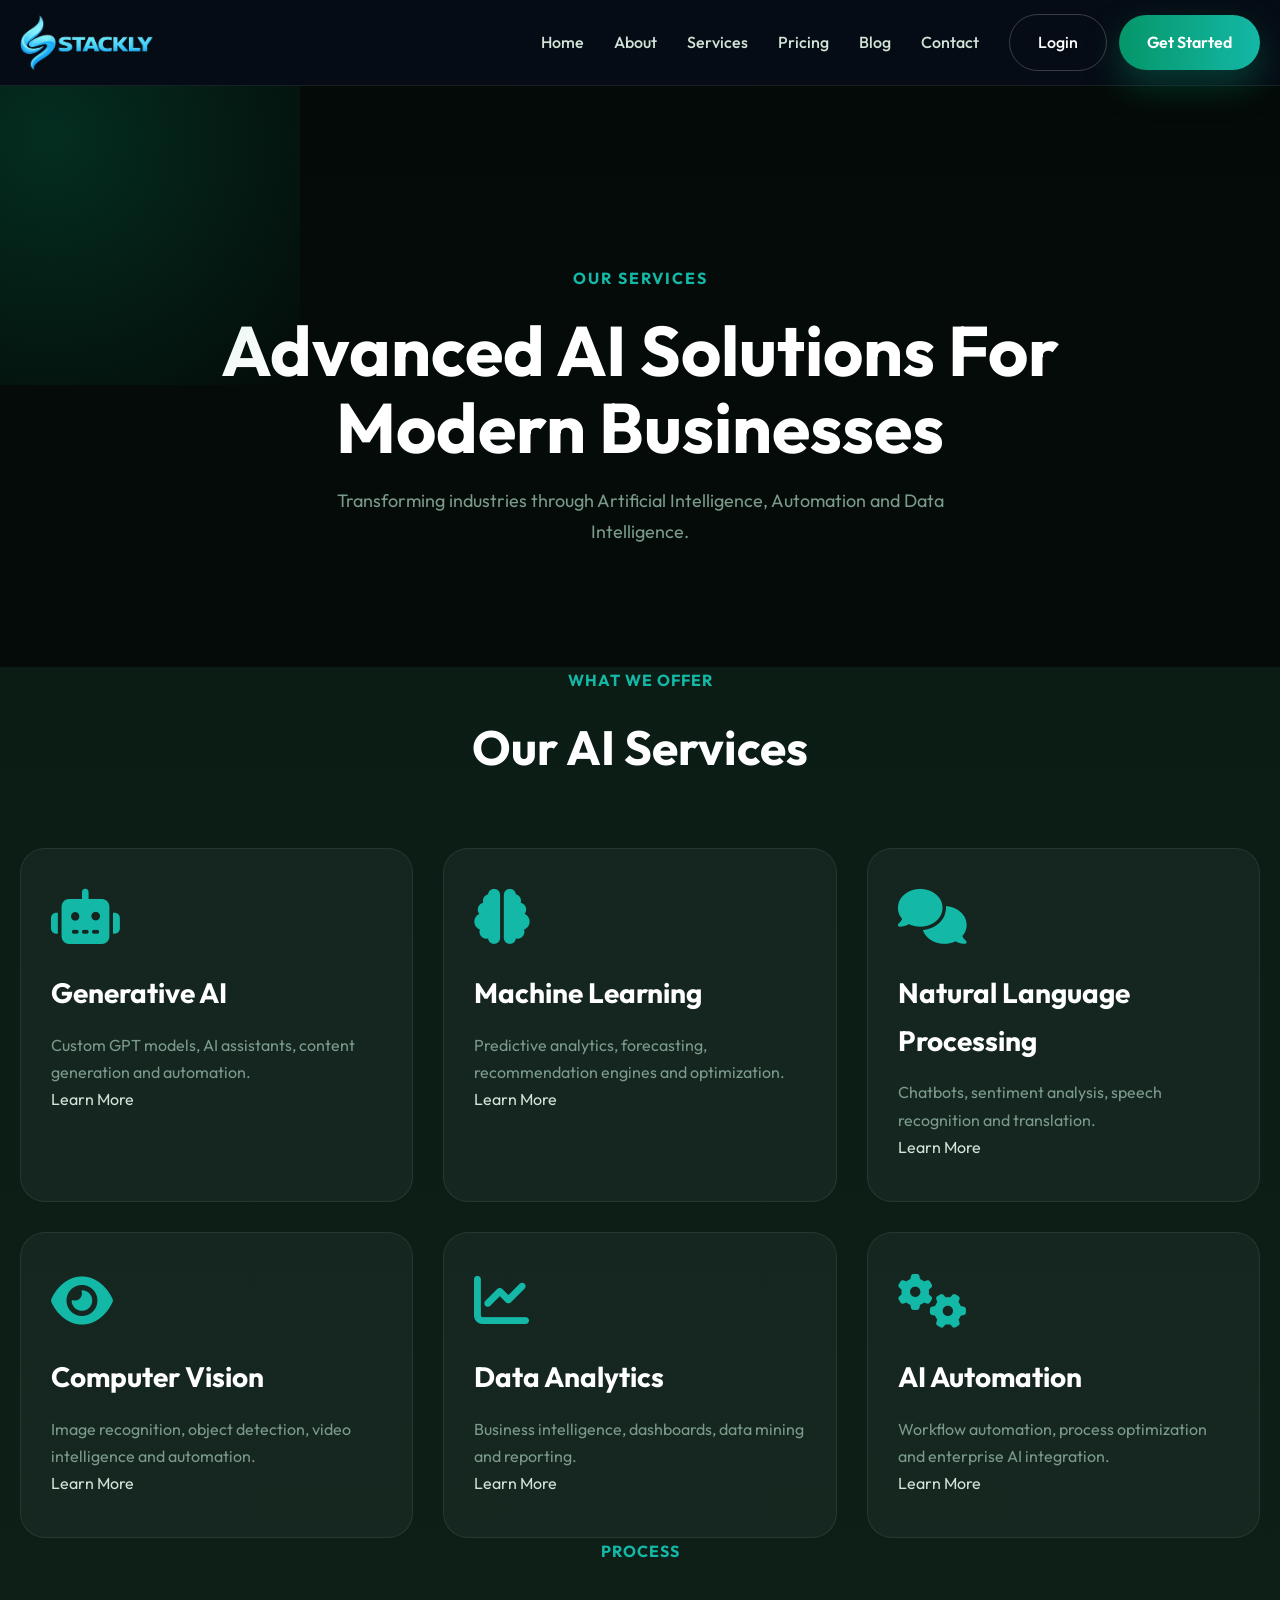
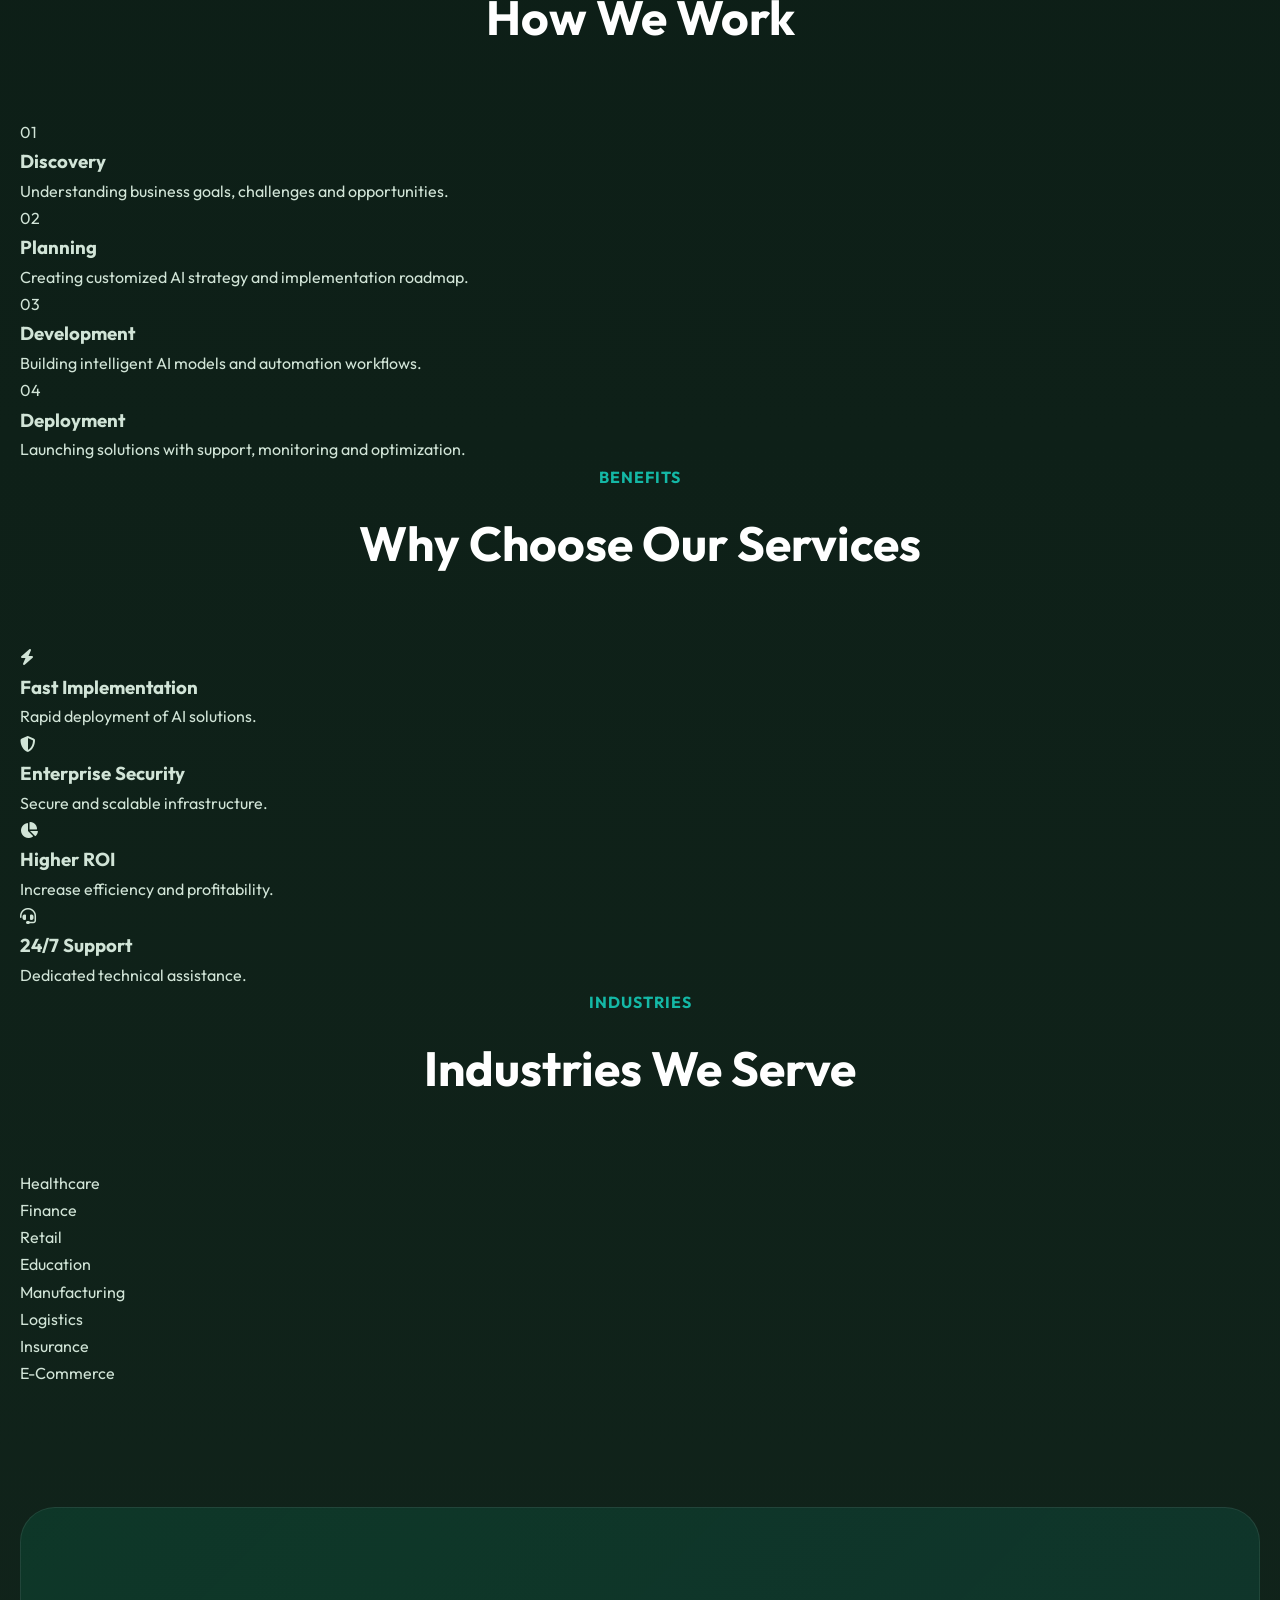
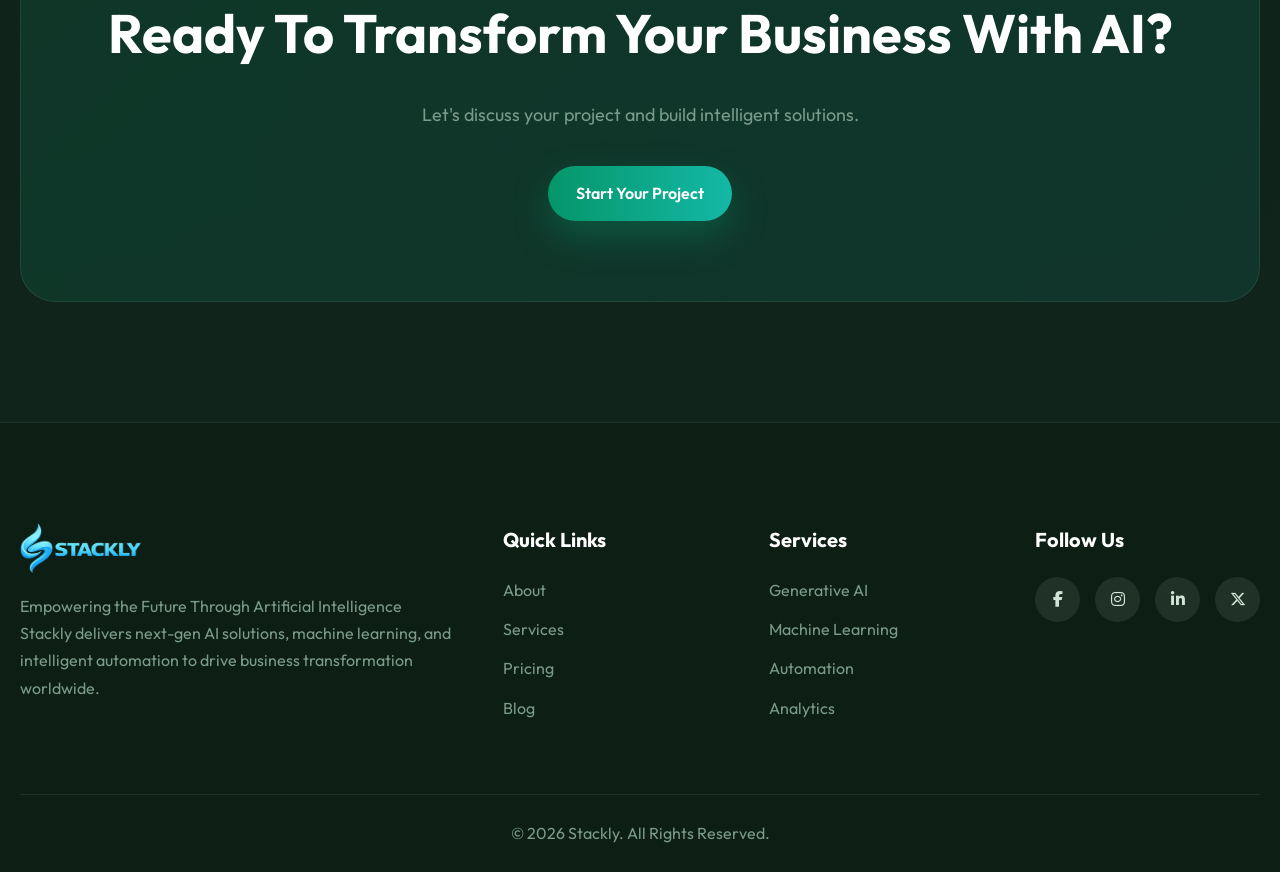
<file: services.html>
<!DOCTYPE html>
<html lang="en">

<head>

<meta charset="UTF-8">
<meta name="viewport" content="width=device-width, initial-scale=1.0">

<title>Services | Stackly</title>

<link rel="preconnect" href="https://fonts.googleapis.com">

<link href="https://fonts.googleapis.com/css2?family=Outfit:wght@300;400;500;600;700;800&display=swap" rel="stylesheet">

<link rel="stylesheet"
href="https://cdnjs.cloudflare.com/ajax/libs/font-awesome/6.6.0/css/all.min.css">

<link rel="stylesheet" href="assets/css/style.css">
<link rel="stylesheet" href="assets/css/responsive.css">
<link rel="stylesheet" href="assets/css/animations.css">

</head>

<body>

<!-- ==========================
HEADER
========================== -->

<header>

<div class="container">

<div class="logo">
<a href="index.html">
<img src="logo.webp" alt="Stackly">
</a>
</div>

<nav>

<ul>

<li><a href="index.html">Home</a></li>
<li><a href="about.html">About</a></li>
<li><a href="services.html" class="active">Services</a></li>
<li><a href="pricing.html">Pricing</a></li>
<li><a href="blog.html">Blog</a></li>
<li><a href="contact.html">Contact</a></li>

</ul>

<div class="header-btns">

<a href="login.html" class="btn-outline">
Login
</a>

<a href="signup.html" class="btn-primary">
Get Started
</a>

</div>

</nav>

</div>

</header>

<!-- ==========================
PAGE HERO
========================== -->

<section class="page-hero">

<video autoplay muted loop playsinline preload="auto">

<source src="p2.mp4"
type="video/mp4">

</video>

<div class="container">

<span>OUR SERVICES</span>

<h1>
Advanced AI Solutions
For Modern Businesses
</h1>

<p>
Transforming industries through
Artificial Intelligence,
Automation and Data Intelligence.
</p>

</div>

</section>

<!-- ==========================
SERVICES GRID
========================== -->

<section class="services-page">

<div class="container">

<div class="section-title">

<span>WHAT WE OFFER</span>

<h2>Our AI Services</h2>

</div>

<div class="services-grid">

<div class="service-card">

<i class="fas fa-robot"></i>

<h3>Generative AI</h3>

<p>
Custom GPT models, AI assistants,
content generation and automation.
</p>

<a href="service-details.html">
Learn More
</a>

</div>

<div class="service-card">

<i class="fas fa-brain"></i>

<h3>Machine Learning</h3>

<p>
Predictive analytics, forecasting,
recommendation engines and optimization.
</p>

<a href="service-details.html">
Learn More
</a>

</div>

<div class="service-card">

<i class="fas fa-comments"></i>

<h3>Natural Language Processing</h3>

<p>
Chatbots, sentiment analysis,
speech recognition and translation.
</p>

<a href="service-details.html">
Learn More
</a>

</div>

<div class="service-card">

<i class="fas fa-eye"></i>

<h3>Computer Vision</h3>

<p>
Image recognition, object detection,
video intelligence and automation.
</p>

<a href="service-details.html">
Learn More
</a>

</div>

<div class="service-card">

<i class="fas fa-chart-line"></i>

<h3>Data Analytics</h3>

<p>
Business intelligence, dashboards,
data mining and reporting.
</p>

<a href="service-details.html">
Learn More
</a>

</div>

<div class="service-card">

<i class="fas fa-cogs"></i>

<h3>AI Automation</h3>

<p>
Workflow automation, process optimization
and enterprise AI integration.
</p>

<a href="service-details.html">
Learn More
</a>

</div>

</div>

</div>

</section>

<!-- ==========================
WORK PROCESS
========================== -->

<section class="work-process">

<div class="container">

<div class="section-title">

<span>PROCESS</span>

<h2>How We Work</h2>

</div>

<div class="process-grid">

<div class="process-card">

<div class="step">01</div>

<h3>Discovery</h3>

<p>
Understanding business goals,
challenges and opportunities.
</p>

</div>

<div class="process-card">

<div class="step">02</div>

<h3>Planning</h3>

<p>
Creating customized AI strategy
and implementation roadmap.
</p>

</div>

<div class="process-card">

<div class="step">03</div>

<h3>Development</h3>

<p>
Building intelligent AI models
and automation workflows.
</p>

</div>

<div class="process-card">

<div class="step">04</div>

<h3>Deployment</h3>

<p>
Launching solutions with support,
monitoring and optimization.
</p>

</div>

</div>

</div>

</section>

<!-- ==========================
FEATURES
========================== -->

<section class="features">

<div class="container">

<div class="section-title">

<span>BENEFITS</span>

<h2>Why Choose Our Services</h2>

</div>

<div class="features-grid">

<div class="feature-box">

<i class="fas fa-bolt"></i>

<h3>Fast Implementation</h3>

<p>
Rapid deployment of AI solutions.
</p>

</div>

<div class="feature-box">

<i class="fas fa-shield-alt"></i>

<h3>Enterprise Security</h3>

<p>
Secure and scalable infrastructure.
</p>

</div>

<div class="feature-box">

<i class="fas fa-chart-pie"></i>

<h3>Higher ROI</h3>

<p>
Increase efficiency and profitability.
</p>

</div>

<div class="feature-box">

<i class="fas fa-headset"></i>

<h3>24/7 Support</h3>

<p>
Dedicated technical assistance.
</p>

</div>

</div>

</div>

</section>

<!-- ==========================
INDUSTRIES
========================== -->

<section class="industries">

<div class="container">

<div class="section-title">

<span>INDUSTRIES</span>

<h2>Industries We Serve</h2>

</div>

<div class="industry-grid">

<div class="industry-card">
Healthcare
</div>

<div class="industry-card">
Finance
</div>

<div class="industry-card">
Retail
</div>

<div class="industry-card">
Education
</div>

<div class="industry-card">
Manufacturing
</div>

<div class="industry-card">
Logistics
</div>

<div class="industry-card">
Insurance
</div>

<div class="industry-card">
E-Commerce
</div>

</div>

</div>

</section>

<!-- ==========================
CTA
========================== -->

<section class="cta">

<div class="container">

<div class="cta-box">

<h2>
Ready To Transform
Your Business With AI?
</h2>

<p>
Let's discuss your project
and build intelligent solutions.
</p>

<a href="404.html"
class="btn-primary">

Start Your Project

</a>

</div>

</div>

</section>

<!-- ==========================
FOOTER
========================== -->

<footer>

<div class="container">

<div class="footer-grid">

<div>
<div class="footer-logo">

<a href="index.html">
<img src="logo.webp" alt="Stackly">
</a>

</div>
<p>
Empowering the Future Through Artificial Intelligence
<br>
Stackly delivers next-gen AI solutions, machine learning,
and intelligent automation to drive business transformation worldwide.</p>

</div>

<div>

<h4>Quick Links</h4>

<ul>

<li><a href="404.html">About</a></li>
<li><a href="404.html">Services</a></li>
<li><a href="404.html">Pricing</a></li>
<li><a href="404.html">Blog</a></li>

</ul>

</div>

<div>

<h4>Services</h4>

<ul>

<li><a href="404.html">Generative AI</a></li>
<li><a href="404.html">Machine Learning</a></li>
<li><a href="404.html">Automation</a></li>
<li><a href="404.html">Analytics</a></li>

</ul>

</div>

<div>

<h4>Follow Us</h4>

<div class="social-links">

<a href="404.html">
<i class="fab fa-facebook-f"></i>
</a>

<a href="404.html">
<i class="fab fa-instagram"></i>
</a>

<a href="404.html">
<i class="fab fa-linkedin-in"></i>
</a>

<a href="404.html">
<i class="fab fa-x-twitter"></i>
</a>

</div>

</div>

</div>

<div class="footer-bottom">

<p>
© 2026 Stackly.
All Rights Reserved.
</p>

</div>

</div>

</footer>

<script src="assets/js/main.js"></script>

</body>
</html>
</file>
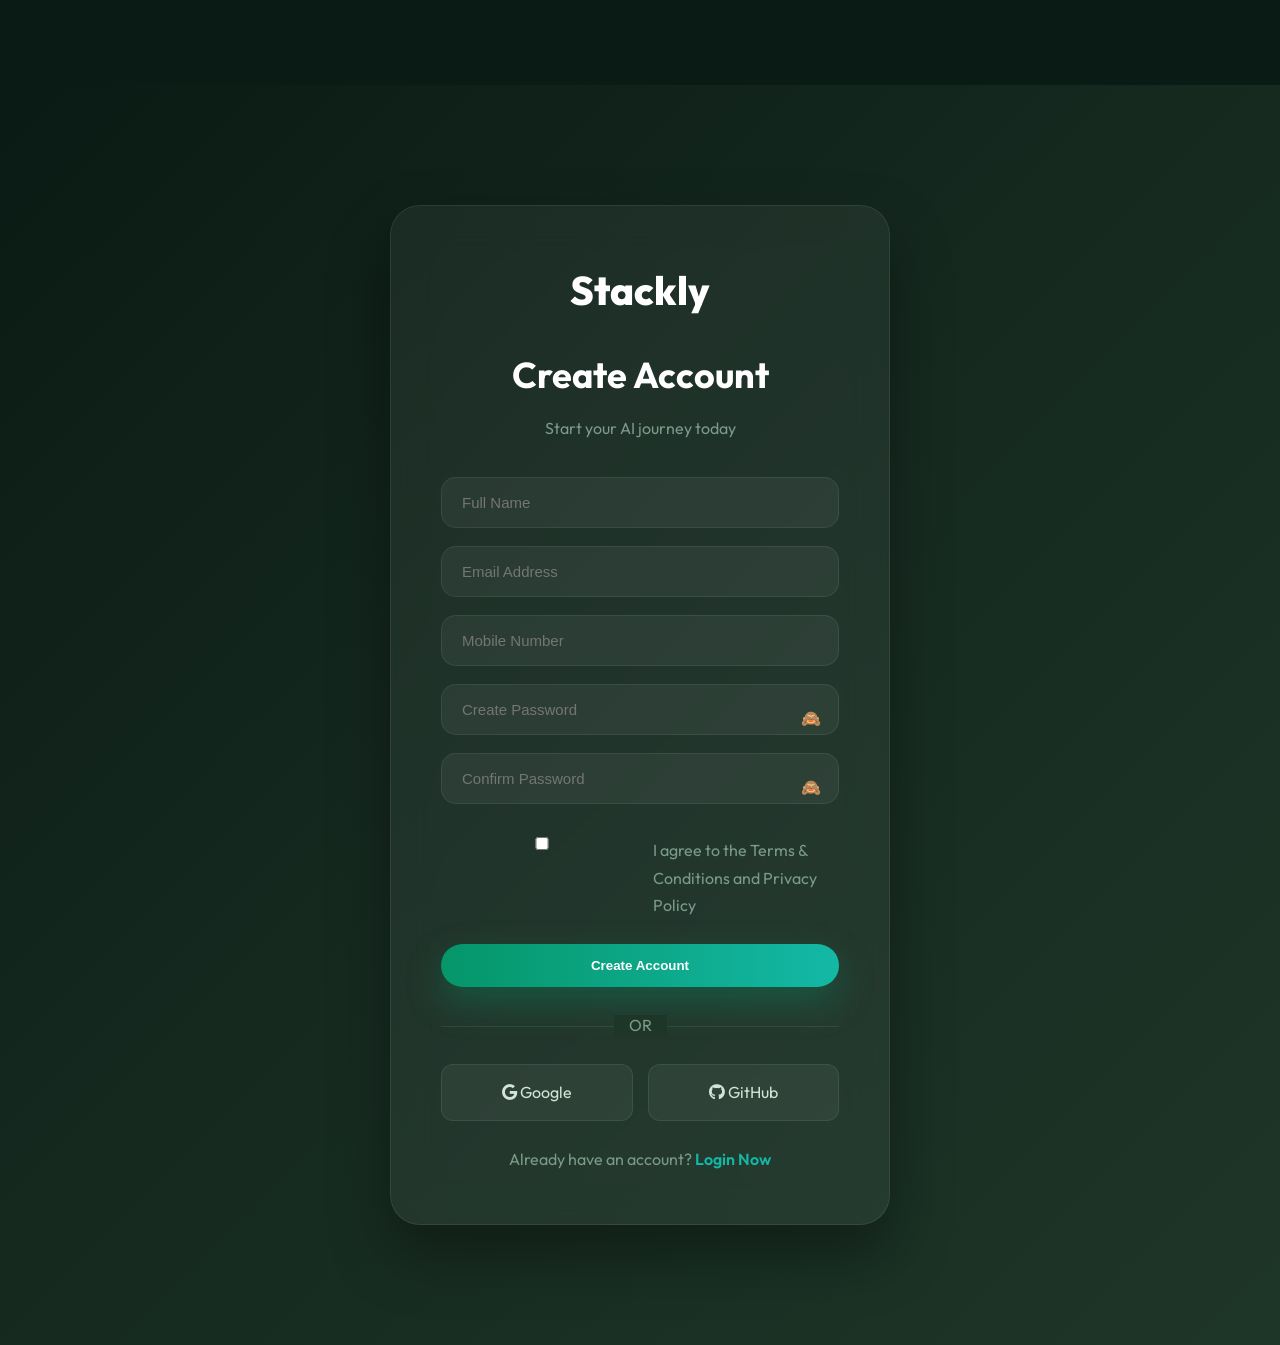
<file: signup.html>
<!DOCTYPE html>
<html lang="en">

<head>

<meta charset="UTF-8">
<meta name="viewport" content="width=device-width, initial-scale=1.0">

<title>Sign Up | Stackly</title>

<link rel="preconnect" href="https://fonts.googleapis.com">

<link href="https://fonts.googleapis.com/css2?family=Outfit:wght@300;400;500;600;700;800&display=swap" rel="stylesheet">

<link rel="stylesheet"
href="https://cdnjs.cloudflare.com/ajax/libs/font-awesome/6.6.0/css/all.min.css">

<link rel="stylesheet" href="assets/css/style.css">

</head>

<body>

<section class="auth-section">

<div class="auth-container">

<div class="auth-logo">
<a href="index.html">Stackly</a>
</div>

<h1 class="auth-title">
Create Account
</h1>

<p class="auth-subtitle">
Start your AI journey today
</p>

<form class="auth-form" id="signupForm">

<input
type="text"
placeholder="Full Name"
required>

<input
type="email"
placeholder="Email Address"
required>

<input
type="tel"
placeholder="Mobile Number"
required>

<div class="password-box">

<input
type="password"
id="signupPassword"
placeholder="Create Password"
required>

<span
class="password-toggle"
id="toggleSignupPassword">

🙈

</span>

</div>

<div class="password-box">

<input
type="password"
id="confirmPassword"
placeholder="Confirm Password"
required>

<span
class="password-toggle"
id="toggleConfirmPassword">

🙈

</span>

</div>

<label style="display:flex;align-items:flex-start;gap:10px;color:#7a9a8a;margin:15px 0;">

<input type="checkbox" required>

<span>
I agree to the Terms & Conditions and Privacy Policy
</span>

</label>

<button
type="submit"
class="btn-primary auth-btn">

Create Account

</button>

</form>

<div class="auth-divider">

<span>OR</span>

</div>

<div class="social-login">

<a href="404.html"
class="social-btn">

<i class="fab fa-google"></i>

 Google

</a>

<a href="404.html"
class="social-btn">

<i class="fab fa-github"></i>

 GitHub

</a>

</div>

<div class="auth-footer">

Already have an account?

<a href="login.html">

Login Now

</a>

</div>

</div>

</section>

<script>

/* ==========================
PASSWORD TOGGLE
========================== */

const signupPassword =
document.getElementById("signupPassword");

const confirmPassword =
document.getElementById("confirmPassword");

const toggleSignupPassword =
document.getElementById("toggleSignupPassword");

const toggleConfirmPassword =
document.getElementById("toggleConfirmPassword");

toggleSignupPassword.addEventListener(
"click",
() => {

if(signupPassword.type === "password"){

signupPassword.type = "text";
toggleSignupPassword.innerHTML = "👁️";

}else{

signupPassword.type = "password";
toggleSignupPassword.innerHTML = "🙈";

}

}
);

toggleConfirmPassword.addEventListener(
"click",
() => {

if(confirmPassword.type === "password"){

confirmPassword.type = "text";
toggleConfirmPassword.innerHTML = "👁️";

}else{

confirmPassword.type = "password";
toggleConfirmPassword.innerHTML = "🙈";

}

}
);

/* ==========================
SIGNUP VALIDATION
========================== */

document
.getElementById("signupForm")
.addEventListener(
"submit",
function(e){

e.preventDefault();

if(
signupPassword.value !==
confirmPassword.value
){

alert(
"Passwords do not match!"
);

return;

}

alert(
"Account Created Successfully!"
);

window.location.href =
"dashboard.html";

}
);

</script>

</body>
</html>
</file>
<file: assets/css/style.css>
/* =====================================================
   Stackly - PREMIUM AI WEBSITE
   STYLE.CSS PART 1
   Root + Reset + Global + Header + Hero + Brands
===================================================== */

/* ==========================
ROOT VARIABLES
========================== */

:root{

--primary:#059669;
--secondary:#14b8a6;
--accent:#f43f5e;

--dark:#0a1a14;
--dark-light:#12251c;
--card:#1a3028;

--white:#ffffff;
--text:#d1e4d7;
--muted:#7a9a8a;

--border:rgba(255,255,255,.08);

--shadow:
0 20px 40px rgba(0,0,0,.35);

--radius:20px;

--transition:.4s ease;

}

/* ==========================
RESET
========================== */

*{
margin:0;
padding:0;
box-sizing:border-box;
}

html{
scroll-behavior:smooth;
overflow-x:hidden;
width:100%;
}

body{

padding-top:85px;

font-family:'Outfit',sans-serif;

background:
linear-gradient(
180deg,
#0a1a14,
#0e2018,
#12251c
);

color:var(--text);

overflow-x:hidden;

line-height:1.7;

}

img{
max-width:100%;
display:block;
}

a{
text-decoration:none;
color:inherit;
}

ul{
list-style:none;
}

.container{

width:100%;
max-width:1280px;

margin:auto;

padding:
0 20px;

}

/* ==========================
SCROLLBAR
========================== */

::-webkit-scrollbar{
width:10px;
}

::-webkit-scrollbar-track{
background:#0a1a14;
}

::-webkit-scrollbar-thumb{

background:
linear-gradient(
180deg,
var(--primary),
var(--secondary)
);

border-radius:20px;
}

/* ==========================
SELECTION
========================== */

::selection{

background:
var(--primary);

color:#fff;

}

/* ==========================
LOADER
========================== */

.loader{

position:fixed;
inset:0;

background:#0d1f15;

display:flex;
flex-direction:column;
justify-content:center;
align-items:center;

z-index:99999;

}

.loader-center{
position:relative;
display:flex;
flex-direction:column;
justify-content:center;
align-items:center;
}

.loader-ring{
position:absolute;
width:300px;
height:300px;
border-radius:50%;
border:1px solid rgba(5,150,105,.2);
animation:ringSpin 6s linear infinite;
pointer-events:none;
}

.loader-ring-2{
width:220px;
height:220px;
border-color:rgba(20,184,166,.15);
animation-direction:reverse;
animation-duration:4s;
}

.loader-ring-3{
width:150px;
height:150px;
border-color:rgba(255,255,255,.08);
animation-duration:3s;
}

@keyframes ringSpin{
0%{transform:rotate(0deg);}
100%{transform:rotate(360deg);}
}

.loader-logo{
position:relative;
z-index:2;
}

.loader-logo img{
height:60px;
width:auto;
animation:logoPulse 2s ease-in-out infinite;
filter:drop-shadow(0 0 30px rgba(5,150,105,.4));
}

@keyframes logoPulse{
0%,100%{transform:scale(1);opacity:.9;}
50%{transform:scale(1.05);opacity:1;}
}

@keyframes gradientShift{
0%,100%{background-position:0% 50%;}
50%{background-position:100% 50%;}
}

.loader-dots{
display:flex;
gap:12px;
margin-top:20px;
z-index:2;
}

.loader-dots span{
width:8px;
height:8px;
border-radius:50%;
background:var(--secondary);
animation:dotPulse 1.5s ease-in-out infinite;
}

.loader-dots span:nth-child(2){animation-delay:.3s;}
.loader-dots span:nth-child(3){animation-delay:.6s;}

@keyframes dotPulse{
0%,100%{opacity:.3;transform:scale(.8);}
50%{opacity:1;transform:scale(1.3);}
}

.loader-robot{
position:absolute;
width:280px;
height:280px;
color:rgba(255,255,255,.06);
animation:robotDrift 8s ease-in-out infinite;
pointer-events:none;
}

.loader-robot svg{
width:100%;
height:100%;
}

.robot-1{
top:5%;
left:3%;
animation-delay:0s;
}

.robot-2{
top:3%;
right:5%;
animation-delay:2s;
width:320px;
height:320px;
}

.robot-3{
bottom:5%;
left:5%;
animation-delay:4s;
width:300px;
height:300px;
}

.robot-4{
bottom:3%;
right:3%;
animation-delay:6s;
width:260px;
height:260px;
}

@keyframes robotDrift{
0%,100%{transform:translateY(0) rotate(0deg);opacity:.05;}
25%{transform:translateY(-40px) rotate(4deg);opacity:.1;}
50%{transform:translateY(-15px) rotate(-3deg);opacity:.05;}
75%{transform:translateY(-45px) rotate(3deg);opacity:.1;}
}

.loader-bar{

width:260px;
height:8px;

background:
rgba(255,255,255,.08);

margin-top:25px;

border-radius:30px;

overflow:hidden;

}

.loader-progress{

height:100%;
width:0;

background:
linear-gradient(
90deg,
var(--primary),
var(--secondary)
);

animation:
loading 3s linear forwards;

}

@keyframes loading{

0%{
width:0;
}

100%{
width:100%;
}

}

/* ==========================
CUSTOM CURSOR
========================== */

.cursor{

position:fixed;

width:20px;
height:20px;

border:
2px solid var(--secondary);

border-radius:50%;

pointer-events:none;

transform:
translate(-50%,-50%);

z-index:9999;

mix-blend-mode:screen;

}

/* ==========================
PARTICLES
========================== */

#particles-js{

position:fixed;

top:0;
left:0;

width:100%;
height:100%;

z-index:-1;

}

/* ==========================
TOP BAR
========================== */

.top-bar{

background:
linear-gradient(
90deg,
var(--primary),
var(--secondary)
);

padding:12px 0;

font-size:14px;

color:#fff;

}

.top-bar .container{

display:flex;
justify-content:space-between;
align-items:center;

}

.top-bar a{

background:#fff;
color:#111;

padding:
8px 18px;

border-radius:30px;

font-weight:600;

}

/* ==========================
HEADER
========================== */

header{

position:fixed;

top:0;
left:0;
width:100%;

z-index:1000;

background:
rgba(7,11,22,.85);

backdrop-filter:
blur(18px);

border-bottom:
1px solid var(--border);

}

header .container{

display:flex;
justify-content:space-between;
align-items:center;

height:85px;

}

/* ==========================
LOGO
========================== */

.logo{

display:flex;
align-items:center;

}

.logo img{

height:55px;
width:auto;

}

.logo span{

color:
var(--secondary);

}

/* ==========================
NAVIGATION
========================== */

nav{

display:flex;
align-items:center;
gap:30px;

}

nav ul{

display:flex;
align-items:center;
gap:30px;

}

nav a{

position:relative;

font-weight:500;

transition:
var(--transition);

}

nav a:hover,
nav a.active{

color:
var(--secondary);

}

nav a::after{

content:"";

position:absolute;

left:0;
bottom:-8px;

width:0;
height:2px;

background:
var(--secondary);

transition:
var(--transition);

}

nav a:hover::after{

width:100%;

}

/* ==========================
HEADER BUTTONS
========================== */

.header-btns{

display:flex;
align-items:center;
gap:12px;

}

.btn-primary{

display:inline-flex;
align-items:center;
justify-content:center;

padding:
14px 28px;

border-radius:50px;

background:
linear-gradient(
90deg,
var(--primary),
var(--secondary)
);

color:#fff;

font-weight:600;

transition:
var(--transition);

box-shadow:
0 15px 35px rgba(5,150,105,.35);

}

.btn-primary:hover{

transform:
translateY(-4px);

}

.btn-outline{

display:inline-flex;
align-items:center;
justify-content:center;

padding:
14px 28px;

border-radius:50px;

border:
1px solid rgba(255,255,255,.2);

color:#fff;

transition:
var(--transition);

}

.btn-outline:hover{

background:
rgba(255,255,255,.08);

}

/* ==========================
MOBILE TOGGLE
========================== */

.mobile-toggle{

display:none;

font-size:28px;
cursor:pointer;

color:#fff;

}

/* ==========================
HERO
========================== */

.hero{

position:relative;

min-height:100vh;

display:flex;
align-items:center;

overflow:hidden;

}

.hero video{

position:absolute;

top:0;
left:0;

width:100%;
height:100%;

object-fit:cover;

z-index:-3;

will-change:transform;

}

.hero-overlay{

position:absolute;
inset:0;

background:
rgba(0,0,0,.65);

z-index:-2;

}

.hero-content{

display:grid;
grid-template-columns:1fr 1fr;
gap:60px;

align-items:center;

padding:
100px 0;

}

/* ==========================
HERO LEFT
========================== */

.tag{

display:inline-block;

padding:
10px 18px;

background:
rgba(255,255,255,.08);

border:
1px solid rgba(255,255,255,.12);

border-radius:30px;

margin-bottom:20px;

color:
var(--secondary);

}

.hero-left h1{

font-size:72px;
line-height:1.1;

font-weight:800;

color:#fff;

margin-bottom:20px;

}

.hero-left p{

font-size:18px;

max-width:650px;

color:var(--text);

margin-bottom:35px;

}

.hero-buttons{

display:flex;
gap:15px;

margin-bottom:40px;

}

.hero-stats{

display:flex;
gap:40px;

}

.hero-stats h3{

font-size:34px;

color:#fff;

}

.hero-stats p{

margin-top:5px;

color:var(--muted);

}

/* ==========================
HERO RIGHT
========================== */

.hero-right{

position:relative;

}

.hero-right img{

width:150px;

height:150px;

border-radius:50%;

object-fit:cover;

margin:auto;

animation:
float 5s ease-in-out infinite;

}

@keyframes float{

0%,100%{
transform:
translateY(0);
}

50%{
transform:
translateY(-20px);
}

}

.floating-card{

position:absolute;

background:
rgba(255,255,255,.08);

backdrop-filter:
blur(12px);

padding:
14px 20px;

border-radius:15px;

border:
1px solid rgba(255,255,255,.1);

color:#fff;

display:flex;
align-items:center;
gap:10px;

box-shadow:
var(--shadow);

}

.floating-card i{

color:
var(--secondary);

}

.card1{

top:15%;
left:-30px;

}

.card2{

right:-20px;
top:40%;

}

.card3{

bottom:15%;
left:10%;

}

/* ==========================
BRANDS
========================== */

.brands{

padding:
70px 0;

border-top:
1px solid var(--border);

border-bottom:
1px solid var(--border);

background:
rgba(255,255,255,.02);

}

.brand-slider{

display:flex;
justify-content:space-between;
align-items:center;
gap:50px;

flex-wrap:wrap;

}

.brand-slider div{

font-size:24px;
font-weight:700;

color:
rgba(255,255,255,.65);

transition:
var(--transition);

}

.brand-slider div:hover{

color:
var(--secondary);

transform:
translateY(-5px);

}

/* ==========================
SECTION TITLE
========================== */

.section-title{

text-align:center;

margin-bottom:60px;

}

.section-title span{

color:
var(--secondary);

font-weight:700;

letter-spacing:1px;

text-transform:uppercase;

}

.section-title h2{

font-size:48px;

color:#fff;

margin-top:12px;

}
/* =====================================================
   Stackly - PREMIUM AI WEBSITE
   STYLE.CSS PART 2
   About + Services + Why Us + Solutions
   Demo + Counters + Case Studies
===================================================== */

/* ==========================
ABOUT SECTION
========================== */

.about{

padding:120px 0;

position:relative;

}

.about .container{

display:grid;
grid-template-columns:1fr 1fr;
gap:80px;
align-items:center;

}

.about-image{

position:relative;

}

.about-image img{

width:100%;
max-width:400px;
border-radius:30px;

box-shadow:
0 30px 60px rgba(0,0,0,.4);

}

.about-content h2{

font-size:52px;

line-height:1.2;

margin:15px 0 25px;

color:#fff;

}

.about-content p{

font-size:17px;

color:var(--text);

margin-bottom:25px;

}

.about-grid{

display:grid;

grid-template-columns:
repeat(2,1fr);

gap:20px;

margin:40px 0;

}

.about-grid div{

background:
rgba(255,255,255,.04);

border:
1px solid rgba(255,255,255,.08);

padding:25px;

border-radius:20px;

text-align:center;

transition:
var(--transition);

}

.about-grid div:hover{

transform:
translateY(-8px);

border-color:
var(--secondary);

}

.about-grid h3{

font-size:32px;

color:
var(--secondary);

margin-bottom:8px;

}

.about-grid p{

margin:0;

font-size:15px;

}

/* ==========================
SERVICES
========================== */

.services{

padding:120px 0;

background:
rgba(255,255,255,.02);

}

.services-grid{

display:grid;

grid-template-columns:
repeat(3,1fr);

gap:30px;

}

.service-card{

position:relative;

background:
rgba(255,255,255,.04);

border:
1px solid rgba(255,255,255,.08);

padding:40px 30px;

border-radius:25px;

overflow:hidden;

transition:
var(--transition);

}

.service-card::before{

content:"";

position:absolute;

top:0;
left:0;

width:100%;
height:4px;

background:
linear-gradient(
90deg,
var(--primary),
var(--secondary)
);

transform:
scaleX(0);

transition:
var(--transition);

}

.service-card:hover::before{

transform:
scaleX(1);

}

.service-card:hover{

transform:
translateY(-12px);

border-color:
var(--secondary);

}

.service-card i{

font-size:55px;

color:
var(--secondary);

margin-bottom:25px;

}

.service-card h3{

font-size:28px;

color:#fff;

margin-bottom:15px;

}

.service-card p{

font-size:16px;

color:var(--muted);

}

/* ==========================
WHY CHOOSE US
========================== */

.why-us{

padding:120px 0;

}

.why-grid{

display:grid;

grid-template-columns:
repeat(4,1fr);

gap:25px;

}

.why-card{

background:
rgba(255,255,255,.04);

padding:35px;

border-radius:25px;

text-align:center;

border:
1px solid rgba(255,255,255,.08);

transition:
var(--transition);

}

.why-card:hover{

transform:
translateY(-10px);

border-color:
var(--primary);

}

.why-card i{

font-size:50px;

color:
var(--primary);

margin-bottom:20px;

}

.why-card h3{

font-size:24px;

color:#fff;

margin-bottom:12px;

}

.why-card p{

color:var(--muted);

}

/* ==========================
AI SOLUTIONS
========================== */

.solutions{

padding:120px 0;

background:
rgba(255,255,255,.02);

}

.solutions-grid{

display:grid;

grid-template-columns:
repeat(4,1fr);

gap:25px;

}

.solution-card{

overflow:hidden;

border-radius:25px;

background:
rgba(255,255,255,.04);

border:
1px solid rgba(255,255,255,.08);

transition:
var(--transition);

}

.solution-card:hover{

transform:
translateY(-10px);

}

.solution-card img{

width:100%;
height:250px;

object-fit:cover;

transition:
var(--transition);

}

.solution-card:hover img{

transform:
scale(1.08);

}

.solution-card h3{

font-size:24px;

padding:
25px 25px 10px;

color:#fff;

}

.solution-card p{

padding:
0 25px 25px;

color:var(--muted);

}

/* ==========================
AI DEMO
========================== */

.ai-demo{

padding:120px 0;

}

.demo-content{

display:grid;

grid-template-columns:1fr 1fr;

gap:60px;

align-items:center;

}

.demo-left h2{

font-size:54px;

line-height:1.2;

margin:15px 0 20px;

color:#fff;

}

.demo-left p{

margin-bottom:30px;

font-size:17px;

color:var(--muted);

}

.demo-left span{

color:
var(--secondary);

font-weight:700;

}

.chat-preview{

background:
rgba(255,255,255,.05);

border:
1px solid rgba(255,255,255,.08);

border-radius:25px;

padding:30px;

box-shadow:
0 20px 50px rgba(0,0,0,.3);

}

.chat-message{

padding:15px 20px;

border-radius:18px;

margin-bottom:15px;

max-width:80%;

font-size:15px;

}

.chat-message.ai{

background:
rgba(5,150,105,.25);

color:#fff;

}

.chat-message.user{

background:
rgba(20,184,166,.2);

margin-left:auto;

color:#fff;

}

/* ==========================
COUNTER SECTION
========================== */

.counter-section{

padding:100px 0;

background:
linear-gradient(
135deg,
rgba(5,150,105,.15),
rgba(20,184,166,.10)
);

}

.counter-grid{

display:grid;

grid-template-columns:
repeat(4,1fr);

gap:25px;

}

.counter-box{

text-align:center;

background:
rgba(255,255,255,.05);

border:
1px solid rgba(255,255,255,.08);

padding:40px 25px;

border-radius:25px;

transition:
var(--transition);

}

.counter-box:hover{

transform:
translateY(-10px);

}

.counter-box h2{

font-size:56px;

font-weight:800;

background:
linear-gradient(
90deg,
var(--primary),
var(--secondary)
);

-webkit-background-clip:text;
-webkit-text-fill-color:transparent;

}

.counter-box p{

margin-top:10px;

font-size:16px;

color:var(--muted);

}

/* ==========================
CASE STUDIES
========================== */

.case-studies{

padding:120px 0;

}

.case-grid{

display:grid;

grid-template-columns:
repeat(3,1fr);

gap:30px;

}

.case-card{

overflow:hidden;

border-radius:25px;

background:
rgba(255,255,255,.04);

border:
1px solid rgba(255,255,255,.08);

transition:
var(--transition);

}

.case-card:hover{

transform:
translateY(-10px);

border-color:
var(--secondary);

}

.case-card img{

width:100%;
height:260px;

object-fit:cover;

transition:
var(--transition);

}

.case-card:hover img{

transform:
scale(1.08);

}

.case-content{

padding:25px;

}

.case-content h3{

font-size:26px;

margin-bottom:12px;

color:#fff;

}

.case-content p{

color:var(--muted);

font-size:15px;

}

/* ==========================
PAGE HERO
(ABOUT / SERVICES / BLOG)
========================== */

.page-hero{

padding:180px 0 120px;

text-align:center;

position:relative;

overflow:hidden;

}

.page-hero::before{

content:"";

position:absolute;

width:500px;
height:500px;

background:
radial-gradient(
circle,
rgba(5,150,105,.25),
transparent
);

top:-200px;
left:-200px;

}

.page-hero video{

position:absolute;

top:0;
left:0;

width:100%;
height:100%;

object-fit:cover;

z-index:-3;

}

.page-hero::after{

content:"";

position:absolute;
inset:0;

background:
rgba(0,0,0,.6);

z-index:-2;

}

.page-hero span{

color:
var(--secondary);

font-weight:700;

letter-spacing:2px;

text-transform:uppercase;

}

.page-hero h1{

font-size:70px;

line-height:1.1;

margin:20px auto;

max-width:900px;

color:#fff;

}

.page-hero p{

max-width:700px;

margin:auto;

font-size:18px;

color:var(--muted);

}

/* ==========================
COMMON CTA SECTION
========================== */

.cta{

padding:120px 0;

}

.cta-box{

text-align:center;

padding:80px 50px;

border-radius:35px;

background:
linear-gradient(
135deg,
rgba(5,150,105,.18),
rgba(20,184,166,.12)
);

border:
1px solid rgba(255,255,255,.08);

}

.cta-box h2{

font-size:54px;

color:#fff;

margin-bottom:20px;

}

.cta-box p{

max-width:700px;

margin:0 auto 35px;

color:var(--muted);

font-size:18px;

}
/* =====================================================
   Stackly - PREMIUM AI WEBSITE
   STYLE.CSS PART 3
   Pricing + Team + Testimonials + Blog
   FAQ + Contact + Newsletter + Footer
===================================================== */

/* ==========================
PRICING SECTION
========================== */

.pricing{
padding:120px 0;
background:rgba(255,255,255,.02);
}

.pricing-grid{
display:grid;
grid-template-columns:repeat(3,1fr);
gap:30px;
}

.price-card{
position:relative;
background:rgba(255,255,255,.05);
border:1px solid rgba(255,255,255,.08);
border-radius:30px;
padding:45px 35px;
text-align:center;
transition:var(--transition);
overflow:hidden;
}

.price-card:hover{
transform:translateY(-12px);
border-color:var(--secondary);
}

.price-card.featured{
transform:scale(1.05);
border:2px solid var(--secondary);
background:rgba(20,184,166,.06);
}

.badge{
position:absolute;
top:20px;
right:20px;
background:linear-gradient(
90deg,
var(--primary),
var(--secondary)
);
color:#fff;
padding:8px 15px;
border-radius:30px;
font-size:13px;
font-weight:700;
}

.price-card h3{
font-size:30px;
margin-bottom:20px;
color:#fff;
}

.price{
font-size:60px;
font-weight:800;
color:#fff;
margin-bottom:25px;
}

.price span{
font-size:16px;
color:var(--muted);
}

.price-card ul{
margin:30px 0;
}

.price-card ul li{
padding:12px 0;
border-bottom:1px solid rgba(255,255,255,.05);
color:var(--text);
}

/* ==========================
TEAM
========================== */

.team{
padding:120px 0;
}

.team-grid{
display:grid;
grid-template-columns:repeat(4,1fr);
gap:30px;
}

.team-card{
background:rgba(255,255,255,.05);
border:1px solid rgba(255,255,255,.08);
border-radius:25px;
overflow:hidden;
text-align:center;
transition:var(--transition);
}

.team-card:hover{
transform:translateY(-12px);
border-color:var(--primary);
}

.team-card img{
width:100%;
height:320px;
object-fit:cover;
}

.team-card h3{
font-size:24px;
margin-top:25px;
color:#fff;
}

.team-card p{
color:var(--secondary);
margin:10px 0 20px;
}

.socials{
display:flex;
justify-content:center;
gap:15px;
padding-bottom:25px;
}

.socials a{
width:42px;
height:42px;
display:flex;
align-items:center;
justify-content:center;
border-radius:50%;
background:rgba(255,255,255,.08);
transition:var(--transition);
}

.socials a:hover{
background:var(--secondary);
color:#000;
}

/* ==========================
TESTIMONIALS
========================== */

.testimonials{
padding:120px 0;
background:rgba(255,255,255,.02);
}

.testimonial-card{
text-align:center;
padding:40px 40px 50px;
background:rgba(255,255,255,.05);
border:1px solid rgba(255,255,255,.08);
border-radius:30px;
height:380px;
}

.testimonial-card img{
width:90px;
height:90px;
border-radius:50%;
margin:0 auto 25px;
object-fit:cover;
}

.testimonial-card p{
font-size:18px;
line-height:1.8;
margin-bottom:25px;
color:var(--text);
}

.testimonial-card h4{
color:#fff;
font-size:22px;
margin-bottom:5px;
}

.testimonial-card span{
color:var(--secondary);
}

/* ==========================
BLOG SECTION
========================== */

.blog{
padding:120px 0;
}

.blog-grid{
display:grid;
grid-template-columns:repeat(3,1fr);
gap:30px;
}

.blog-card{
overflow:hidden;
border-radius:25px;
background:rgba(255,255,255,.05);
border:1px solid rgba(255,255,255,.08);
transition:var(--transition);
display:flex;
flex-direction:column;
}

.blog-card:hover{
transform:translateY(-10px);
}

.blog-card img{
width:100%;
height:260px;
object-fit:cover;
transition:var(--transition);
}

.blog-card:hover img{
transform:scale(1.08);
}

.blog-content{
padding:30px;
display:flex;
flex-direction:column;
flex:1;
}

.blog-content span{
color:var(--secondary);
font-size:14px;
font-weight:600;
}

.blog-content h3{
font-size:26px;
line-height:1.4;
margin:15px 0;
color:#fff;
}

.blog-content p{
flex:1;
}

.blog-content a{
display:inline-block;
margin-top:10px;
font-weight:600;
color:var(--primary);
}

/* ==========================
FAQ
========================== */

.faq{
padding:120px 0;
background:rgba(255,255,255,.02);
}

.faq-container{
max-width:900px;
margin:auto;
}

.faq-item{
margin-bottom:20px;
background:rgba(255,255,255,.05);
border:1px solid rgba(255,255,255,.08);
border-radius:20px;
overflow:hidden;
}

.faq-question{
width:100%;
background:none;
border:none;
padding:25px;
text-align:left;
font-size:20px;
font-weight:600;
color:#fff;
cursor:pointer;
}

.faq-answer{
padding:0 25px 25px;
color:var(--muted);
}

/* ==========================
CONTACT
========================== */

.contact{
padding:120px 0;
}

.contact-wrapper{
display:grid;
grid-template-columns:1fr 1fr;
gap:60px;
align-items:center;
}

.contact-info h2{
font-size:52px;
color:#fff;
margin:15px 0 20px;
}

.contact-info span{
color:var(--secondary);
font-weight:700;
}

.contact-info p{
font-size:17px;
margin-bottom:25px;
color:var(--muted);
}

.contact-details{
display:flex;
flex-direction:column;
gap:20px;
}

.contact-details div{
display:flex;
align-items:center;
gap:15px;
font-size:18px;
}

.contact-details i{
color:var(--secondary);
font-size:22px;
}

.contact-form{
background:rgba(255,255,255,.05);
border:1px solid rgba(255,255,255,.08);
padding:40px;
border-radius:30px;
}

.contact-form input,
.contact-form textarea{
width:100%;
background:rgba(255,255,255,.05);
border:1px solid rgba(255,255,255,.08);
padding:16px 20px;
margin-bottom:20px;
border-radius:15px;
color:#fff;
font-family:inherit;
}

.contact-form textarea{
resize:none;
}

.contact-error{
color:#ff4444;
font-size:14px;
margin-bottom:15px;
display:block;
}

/* ==========================
NEWSLETTER
========================== */

.newsletter{
padding:100px 0;
}

.newsletter-box{
text-align:center;
padding:70px;
border-radius:30px;
background:linear-gradient(
135deg,
rgba(5,150,105,.18),
rgba(20,184,166,.12)
);
border:1px solid rgba(255,255,255,.08);
}

.newsletter-box h2{
font-size:48px;
color:#fff;
margin-bottom:15px;
}

.newsletter-box p{
color:var(--muted);
margin-bottom:30px;
}

.newsletter-box form{
max-width:700px;
margin:auto;
}

.newsletter-input-wrap{
display:flex;
justify-content:center;
gap:15px;
}

.newsletter-box input{
flex:1;
padding:18px 20px;
border-radius:50px;
border:none;
outline:none;
font-size:16px;
}

.newsletter-error{
color:#ff4444;
font-size:13px;
margin-top:10px;
display:block;
}

.sidebar-widget .newsletter-form .newsletter-input-wrap{
display:flex;
gap:10px;
}

.sidebar-widget .newsletter-form input{
flex:1;
padding:15px;
border:none;
border-radius:10px;
background:rgba(255,255,255,.08);
color:#fff;
outline:none;
}

.sidebar-widget .newsletter-form input::placeholder{
color:var(--muted);
}

.sidebar-widget .newsletter-form .btn-primary{
padding:15px 20px;
white-space:nowrap;
}

.sidebar-widget .newsletter-form + .newsletter-error{
margin-top:10px;
}

/* ==========================
FOOTER
========================== */

footer{
padding-top:100px;
background:#0d1f15;
border-top:1px solid rgba(255,255,255,.08);
}

.footer-grid{
display:grid;
grid-template-columns:2fr 1fr 1fr 1fr;
gap:50px;
padding-bottom:60px;
}

.footer-logo{
margin-bottom:20px;
}

.footer-logo img{
height:50px;
width:auto;
}

.footer-grid p{
color:var(--muted);
}

.footer-grid h4{
color:#fff;
margin-bottom:20px;
font-size:20px;
}

.footer-grid ul li{
margin-bottom:12px;
}

.footer-grid ul li a{
color:var(--muted);
transition:var(--transition);
}

.footer-grid ul li a:hover{
color:var(--secondary);
}

.social-links{
display:flex;
gap:15px;
}

.social-links a{
width:45px;
height:45px;
display:flex;
align-items:center;
justify-content:center;
background:rgba(255,255,255,.08);
border-radius:50%;
transition:var(--transition);
}

.social-links a:hover{
background:var(--secondary);
color:#000;
}

.footer-bottom{
border-top:1px solid rgba(255,255,255,.08);
padding:25px 0;
text-align:center;
color:var(--muted);
}
/* =====================================================
   Stackly - PREMIUM AI WEBSITE
   STYLE.CSS PART 4
   Login + Signup + Dashboard + Chatbot
   Scroll Top + Utilities + Premium Effects
===================================================== */

/* ==========================
LOGIN / SIGNUP PAGE
========================== */

.auth-section{

min-height:100vh;

display:flex;
align-items:center;
justify-content:center;

padding:120px 20px;

background:
linear-gradient(
135deg,
#0a1a14,
#162a20,
#1e3628
);

}

.auth-container{

width:100%;
max-width:500px;

background:
rgba(255,255,255,.05);

border:
1px solid rgba(255,255,255,.08);

backdrop-filter:
blur(20px);

border-radius:30px;

padding:50px;

box-shadow:
0 30px 60px rgba(0,0,0,.35);

}

.auth-logo{

text-align:center;

font-size:40px;
font-weight:800;

margin-bottom:20px;

color:#fff;

}

.auth-logo span{
color:var(--secondary);
}

.auth-title{

text-align:center;

font-size:36px;
font-weight:700;

color:#fff;

margin-bottom:10px;

}

.auth-subtitle{

text-align:center;

color:var(--muted);

margin-bottom:35px;

}

.auth-form input{

width:100%;

padding:16px 20px;

background:
rgba(255,255,255,.05);

border:
1px solid rgba(255,255,255,.08);

border-radius:15px;

margin-bottom:18px;

color:#fff;

font-size:15px;

outline:none;

transition:
var(--transition);

}

.auth-form input:focus{

border-color:
var(--secondary);

box-shadow:
0 0 20px rgba(20,184,166,.15);

}

.password-box{

position:relative;

}

.password-toggle{

position:absolute;

right:18px;
top:50%;

transform:
translateY(-50%);

cursor:pointer;

color:var(--muted);

}

.auth-btn{

width:100%;

border:none;

cursor:pointer;

margin-top:10px;

}

.auth-divider{

text-align:center;

margin:25px 0;

position:relative;

}

.auth-divider::before{

content:"";

position:absolute;

top:50%;
left:0;

width:100%;
height:1px;

background:
rgba(255,255,255,.08);

}

.auth-divider span{

position:relative;

background:
#1e3628;

padding:0 15px;

color:var(--muted);

}

.social-login{

display:flex;

gap:15px;

}

.social-btn{

flex:1;

padding:14px;

border-radius:12px;

background:
rgba(255,255,255,.05);

border:
1px solid rgba(255,255,255,.08);

text-align:center;

transition:
var(--transition);

}

.social-btn:hover{

transform:
translateY(-3px);

border-color:
var(--secondary);

}

.auth-footer{

text-align:center;

margin-top:25px;

color:var(--muted);

}

.auth-footer a{

color:
var(--secondary);

font-weight:600;

}

/* ==========================
DASHBOARD
========================== */

.dashboard{

display:flex;

min-height:100vh;

background:
#0a1a14;

}

/* ==========================
SIDEBAR
========================== */

.sidebar{

width:280px;

background:
#162a20;

border-right:
1px solid rgba(255,255,255,.08);

padding:30px 0;

position:fixed;

left:0;
top:0;

height:100vh;

overflow-y:auto;

}

.sidebar-logo{

font-size:30px;
font-weight:800;

padding:0 30px 30px;

color:#fff;

position:relative;
display:inline-block;
width:100%;
}

.sidebar-logo::after{
content:"";
position:absolute;
bottom:20px;
left:30px;
width:calc(100% - 60px);
height:2px;
background:linear-gradient(90deg,var(--secondary),transparent);
border-radius:2px;
}

.sidebar-logo span{
color:var(--secondary);
}

.sidebar-menu{

display:flex;
flex-direction:column;

}

.sidebar-menu a{

padding:16px 30px;

display:flex;
align-items:center;
gap:15px;

color:var(--muted);

transition:
var(--transition);

}

.sidebar-menu a:hover,
.sidebar-menu a.active{

background:
rgba(5,150,105,.15);

color:#fff;

border-left:
4px solid var(--secondary);

position:relative;

}

.sidebar-menu a.active::after{
content:"";
position:absolute;
right:15px;
top:50%;
width:8px;
height:8px;
background:var(--secondary);
border-radius:50%;
transform:translateY(-50%);
box-shadow:0 0 10px var(--secondary),0 0 20px var(--secondary);
animation:pulseDot 2s ease-in-out infinite;
}

@keyframes pulseDot{
0%,100%{opacity:1;transform:translateY(-50%) scale(1)}
50%{opacity:.5;transform:translateY(-50%) scale(1.3)}
}

.sidebar-menu i{

font-size:18px;

width:20px;

}

/* ==========================
DASHBOARD CONTENT
========================== */

.dashboard-content{

margin-left:280px;

flex:1;

padding:40px;

position:relative;

}

.dashboard-content::before{
content:"";
position:fixed;
top:0;
left:280px;
right:0;
height:1px;
background:linear-gradient(90deg,transparent,var(--secondary),transparent);
animation:shimmerLine 3s ease-in-out infinite;
}

@keyframes shimmerLine{
0%,100%{opacity:.3}
50%{opacity:1}
}

.dashboard-header{

display:flex;
justify-content:space-between;
align-items:center;

margin-bottom:40px;

}

.dashboard-title{

font-size:38px;
font-weight:700;

color:#fff;

}

.user-profile{

display:flex;
align-items:center;
gap:15px;

}

.user-profile img{

width:50px;
height:50px;

border-radius:50%;

object-fit:cover;

}

/* ==========================
STATS CARDS
========================== */

.dashboard-cards{

display:grid;

grid-template-columns:
repeat(4,1fr);

gap:25px;

}

.stat-card{

background:
rgba(255,255,255,.05);

border:
1px solid rgba(255,255,255,.08);

padding:30px;

border-radius:25px;

transition:
var(--transition);

}

.stat-card{
position:relative;
overflow:hidden;
}

.stat-card::before{
content:"";
position:absolute;
top:-2px;
left:-2px;
right:-2px;
bottom:-2px;
background:linear-gradient(45deg,var(--secondary),#0ea5e9,var(--secondary),#0ea5e9);
background-size:400% 400%;
z-index:-1;
border-radius:27px;
opacity:0;
transition:opacity .4s;
}

.stat-card:hover::before{
opacity:1;
animation:gradientBorder 3s ease infinite;
}

@keyframes gradientBorder{
0%,100%{background-position:0% 50%}
50%{background-position:100% 50%}
}

.stat-card:hover{
transform:translateY(-8px) scale(1.02);
box-shadow:0 20px 60px rgba(5,150,105,.3);
}

.stat-card h3{
font-size:42px;
color:#fff;
margin-bottom:10px;
transition:transform .3s;
}

.stat-card:hover h3{
transform:scale(1.1);
}

.stat-card p{
color:var(--muted);
}

.dashboard-cards .stat-card:nth-child(1) h3{color:#14b8a6;}
.dashboard-cards .stat-card:nth-child(2) h3{color:#0ea5e9;}
.dashboard-cards .stat-card:nth-child(3) h3{color:#f59e0b;}
.dashboard-cards .stat-card:nth-child(4) h3{color:#ef4444;}

.dashboard-cards .stat-card:nth-child(1):hover::before{
background:linear-gradient(45deg,#14b8a6,#0ea5e9,#14b8a6,#0ea5e9);
background-size:400% 400%;
}
.dashboard-cards .stat-card:nth-child(2):hover::before{
background:linear-gradient(45deg,#0ea5e9,#8b5cf6,#0ea5e9,#8b5cf6);
background-size:400% 400%;
}
.dashboard-cards .stat-card:nth-child(3):hover::before{
background:linear-gradient(45deg,#f59e0b,#ef4444,#f59e0b,#ef4444);
background-size:400% 400%;
}
.dashboard-cards .stat-card:nth-child(4):hover::before{
background:linear-gradient(45deg,#ef4444,#ec4899,#ef4444,#ec4899);
background-size:400% 400%;
}

/* ==========================
CHATBOT BUTTON
========================== */

.glass{
transition:transform .4s,box-shadow .4s;
}

.glass:hover{
transform:translateY(-5px);
box-shadow:0 25px 60px rgba(0,0,0,.4);
}

.dash-section{
padding:40px 0;
border-bottom:1px solid rgba(255,255,255,.05);
scroll-margin-top:20px;
}

.dash-section:last-child{
border-bottom:none;
}

.tool-card{
transition:transform .4s,box-shadow .4s;
cursor:default;
}

.tool-card:hover{
transform:translateY(-6px);
box-shadow:0 15px 40px rgba(0,0,0,.3);
}

.dash-section h2.section-title i{
animation:pulseIcon 3s ease-in-out infinite;
}

@keyframes pulseIcon{
0%,100%{opacity:1}
50%{opacity:.6}
}

.chatbot-btn{

position:fixed;

bottom:30px;
right:30px;

width:70px;
height:70px;

border-radius:50%;

background:
linear-gradient(
135deg,
var(--primary),
var(--secondary)
);

display:flex;
align-items:center;
justify-content:center;

cursor:pointer;

z-index:999;

box-shadow:
0 20px 40px rgba(20,184,166,.25);

animation:
pulse 2s infinite;

}

.chatbot-btn i{

font-size:28px;

color:#fff;

}

@keyframes pulse{

0%{
transform:scale(1);
}

50%{
transform:scale(1.08);
}

100%{
transform:scale(1);
}

}

/* ==========================
CHAT WINDOW
========================== */

.chat-window{

position:fixed;

bottom:120px;
right:30px;

width:360px;
height:500px;

background:
#162a20;

border:
1px solid rgba(255,255,255,.08);

border-radius:25px;

overflow:hidden;

display:none;

z-index:999;

box-shadow:
0 25px 60px rgba(0,0,0,.35);

}

.chat-header{

padding:20px;

background:
linear-gradient(
90deg,
var(--primary),
var(--secondary)
);

color:#fff;

font-weight:700;

}

.chat-body{

height:360px;

overflow-y:auto;

padding:20px;

}

.chat-input{

padding:15px;

display:flex;

gap:10px;

border-top:
1px solid rgba(255,255,255,.08);

}

.chat-input input{

flex:1;

padding:12px;

border:none;

outline:none;

border-radius:10px;

}

.chat-input button{

padding:12px 18px;

border:none;

cursor:pointer;

border-radius:10px;

background:
var(--secondary);

}

/* ==========================
SCROLL TO TOP
========================== */

#scrollTop{

position:fixed;

right:30px;
bottom:120px;

width:55px;
height:55px;

border:none;

border-radius:50%;

background:
rgba(255,255,255,.08);

color:#fff;

cursor:pointer;

opacity:0;
visibility:hidden;

transition:
var(--transition);

z-index:999;

}

#scrollTop.show{

opacity:1;
visibility:visible;

}

#scrollTop:hover{

background:
var(--secondary);

color:#000;

}

/* ==========================
GLASSMORPHISM
========================== */

.glass{

background:
rgba(255,255,255,.05);

backdrop-filter:
blur(20px);

border:
1px solid rgba(255,255,255,.08);

}

/* ==========================
ANIMATED GRADIENT TEXT
========================== */

.gradient-text{

background:
linear-gradient(
90deg,
var(--primary),
var(--secondary),
var(--accent)
);

background-size:300%;

-webkit-background-clip:text;
-webkit-text-fill-color:transparent;

animation:
gradientMove 6s linear infinite;

}

@keyframes gradientMove{

0%{
background-position:0%;
}

100%{
background-position:300%;
}

}

/* ==========================
FLOATING EFFECT
========================== */

.float{

animation:
floating 4s ease-in-out infinite;

}

@keyframes floating{

0%,100%{
transform:translateY(0);
}

50%{
transform:translateY(-15px);
}

}

/* ==========================
GLOW EFFECT
========================== */

.glow{

box-shadow:
0 0 30px rgba(5,150,105,.25),
0 0 60px rgba(20,184,166,.15);

}

/* ==========================
HOVER LIFT
========================== */

.hover-lift{

transition:
var(--transition);

}

.hover-lift:hover{

transform:
translateY(-10px);

}

/* ==========================
SECTION SPACING
========================== */

.section-padding{

padding:120px 0;

}

/* ==========================
HIDE ELEMENT
========================== */

.hidden{
display:none;
}
/* =====================================================
   Stackly - PREMIUM AI WEBSITE
   STYLE.CSS PART 5
   RESPONSIVE DESIGN
===================================================== */

/* ==========================
LAPTOP
========================== */

@media (max-width:1200px){

.hero-left h1{
font-size:60px;
}

.page-hero h1{
font-size:58px;
}

.section-title h2{
font-size:42px;
}

.about-content h2,
.demo-left h2,
.contact-info h2{
font-size:44px;
}

.cta-box h2{
font-size:46px;
}

.dashboard-cards{
grid-template-columns:repeat(2,1fr);
}

}

/* ==========================
TABLET
========================== */

@media (max-width:992px){

.hero-content,
.about .container,
.demo-content,
.contact-wrapper,
.service-detail-grid{

grid-template-columns:1fr;
gap:50px;

}

.demo-content{
align-items:start;
}

.hero-right{
order:-1;
}

.hero-left{
text-align:center;
}

.hero-buttons,
.hero-stats{
justify-content:center;
}

.services-grid,
.case-grid,
.blog-grid{

grid-template-columns:repeat(2,1fr);

}

.chat-preview{
max-width:100%;
width:100%;
box-sizing:border-box;
}

.solutions-grid{
grid-template-columns:repeat(2,1fr);
}

.team-grid{
grid-template-columns:repeat(2,1fr);
}

.pricing-grid{
grid-template-columns:1fr;
}

.why-grid{
grid-template-columns:repeat(2,1fr);
}

.counter-grid{
grid-template-columns:repeat(2,1fr);
}

.footer-grid{
grid-template-columns:repeat(2,1fr);
}

.newsletter-input-wrap{
flex-direction:column;
}

.dashboard-content{
margin-left:0;
}

.card1,
.card2,
.card3{
display:none;
}

.brand-slider{
gap:30px;
}

.sidebar{
left:-100%;
}

.sidebar.active{
left:0;
z-index:999;
}

.sidebar-toggle{
display:block;
background:none;
border:none;
color:#fff;
font-size:24px;
cursor:pointer;
padding:0;
}

}

/* ==========================
MOBILE MENU
========================== */

@media (max-width:768px){

.mobile-toggle{
display:block;
}

nav{

position:fixed;

top:85px;
left:-100%;

width:100%;
height:calc(100vh - 85px);

background:#162a20;

transition:.4s ease;

padding-top:40px;

}

nav.active{
left:0;
}

nav ul{

flex-direction:column;
gap:25px;

}

nav{
flex-direction:column;
align-items:stretch;
gap:0;
}

.header-btns{
display:flex;
flex-direction:column;
gap:12px;
padding:30px;
border-top:1px solid rgba(255,255,255,.1);
margin-top:30px;
}

.header-btns .btn-outline,
.header-btns .btn-primary{
width:100%;
text-align:center;
}

.hero{
min-height:auto;
padding-top:100px;
}

.hero-left h1{
font-size:48px;
}

.page-hero h1{
font-size:46px;
}

.page-hero p{
font-size:17px;
}

.section-title h2{
font-size:36px;
}

.about-content h2,
.demo-left h2,
.contact-info h2,
.cta-box h2{
font-size:36px;
}

.hero-stats{
flex-wrap:wrap;
gap:20px;
}

.hero-buttons{
flex-direction:column;
}

.services-grid,
.case-grid,
.blog-grid,
.team-grid,
.solutions-grid,
.why-grid,
.counter-grid{

grid-template-columns:1fr;

}

.about-grid{
grid-template-columns:1fr;
}

.footer-grid{
grid-template-columns:1fr;
gap:40px;
}

.newsletter-box{
padding:40px 25px;
}

.newsletter-box h2{
font-size:34px;
}

.contact-form{
padding:25px;
}

.chat-window{

width:95%;
height:calc(100vh - 180px);
max-height:500px;

right:2.5%;

}

.dashboard-cards{
grid-template-columns:1fr;
}

.dashboard-header{
flex-direction:column;
gap:20px;
align-items:flex-start;
}

.auth-container{
padding:35px 25px;
}

.card1, .card2, .card3{
display:none;
}

.loader-ring{
width:220px;
height:220px;
}

.loader-ring-2{
width:160px;
height:160px;
}

.loader-ring-3{
width:110px;
height:110px;
}

.loader-logo img{
height:44px;
}

.loader-bar{
width:200px;
}

.loader-robot,
.robot-1,
.robot-2,
.robot-3,
.robot-4{
width:120px;
height:120px;
}

}

/* ==========================
SMALL MOBILE
========================== */

@media (max-width:576px){

.container{
padding:0 15px;
}

.hero-left h1{
font-size:40px;
}

.hero-content{
padding:40px 0;
}

.page-hero{
padding:120px 0 60px;
}

.page-hero h1{
font-size:36px;
}

.page-hero p{
font-size:16px;
padding:0 10px;
}

.section-title h2{
font-size:30px;
}

.about-content h2,
.demo-left h2,
.contact-info h2{
font-size:30px;
}

.cta-box{
padding:40px 20px;
}

.cta-box h2{
font-size:32px;
}

.price{
font-size:46px;
}

.counter-box h2{
font-size:42px;
}

.team-card img{
height:280px;
width:100%;
object-fit:cover;
}

.blog-card img,
.case-card img{
height:220px;
width:100%;
object-fit:cover;
}

.chat-preview{
padding:20px;
}

.chat-message{
max-width:90%;
font-size:14px;
padding:12px 16px;
}

.hero-stats h3{
font-size:28px;
}

.hero-stats p{
font-size:14px;
}

.brand-slider{
flex-wrap:wrap !important;
justify-content:center !important;
gap:25px !important;
width:100% !important;
animation:none !important;
}

.brand-slider div{
font-size:18px;
}

.glow-orb{
width:120px !important;
height:120px !important;
}

.chatbot-btn{
width:60px;
height:60px;
}

.chatbot-btn i{
font-size:24px;
}

#scrollTop{
width:50px;
height:50px;
}

.floating-card{
display:none;
}

.hero-right img{
width:120px;
height:120px;
}

.about-image img{
max-width:100%;
}

.service-card{
padding:30px 20px;
}

.service-card i{
font-size:42px;
}

.service-card h3{
font-size:22px;
}

.why-card,
.solution-card{
padding:30px 20px;
}

.solution-card img{
height:200px;
}

.price-card{
padding:30px 20px;
}

.footer-grid{
gap:30px;
text-align:center;
}

.footer-logo{
justify-content:center;
}

.social-links{
justify-content:center;
}

.contact-details{
justify-content:center;
}

.loader-ring{
width:160px;
height:160px;
}

.loader-ring-2{
width:120px;
height:120px;
}

.loader-ring-3{
width:85px;
height:85px;
}

.loader-logo img{
height:34px;
}

.loader-bar{
width:180px;
height:6px;
}

.loader-dots{
gap:8px;
}

.loader-dots span{
width:6px;
height:6px;
}

.loader-robot,
.robot-1,
.robot-2,
.robot-3,
.robot-4{
width:80px;
height:80px;
}

}

/* ==========================
EXTRA SMALL DEVICES
========================== */

@media (max-width:400px){

.hero-left h1{
font-size:34px;
}

.hero-left p{
font-size:15px;
}

.page-hero h1{
font-size:30px;
}

.page-hero p{
font-size:15px;
padding:0 5px;
}

.section-title h2{
font-size:26px;
}

.section-title{
padding:0 10px;
}

.chat-preview{
padding:15px;
}

.chat-message{
max-width:100%;
font-size:13px;
padding:10px 14px;
}

.btn-primary,
.btn-outline{

width:100%;
text-align:center;

}

.auth-title{
font-size:28px;
}

.auth-logo{
font-size:32px;
}

.hero-right img{
width:100px;
height:100px;
}

.about-content h2,
.demo-left h2,
.contact-info h2{
font-size:26px;
}

.price{
font-size:38px;
}

.newsletter-box h2{
font-size:28px;
}

.loader-ring{
width:130px;
height:130px;
}

.loader-ring-2{
width:100px;
height:100px;
}

.loader-ring-3{
width:70px;
height:70px;
}

.loader-logo img{
height:28px;
}

.loader-bar{
width:150px;
height:5px;
}

.loader-robot,
.robot-1,
.robot-2,
.robot-3,
.robot-4{
width:60px;
height:60px;
}

.team-card img{
height:240px;
}

.blog-card img,
.case-card img{
height:180px;
}

.solution-card img{
height:160px;
}

.contact-form{
padding:18px;
}

.newsletter-box{
padding:30px 15px;
}

.cta-box{
padding:35px 18px;
}

}

/* ==========================
LANDSCAPE PHONES
========================== */

@media (max-height:500px){

.hero{
padding:100px 0;
}

nav{
overflow-y:auto;
}

}

/* ==========================
ANIMATION OPTIMIZATION
========================== */

@media (prefers-reduced-motion: reduce){

*{
animation:none !important;
transition:none !important;
scroll-behavior:auto !important;
}

}

/* ==========================
PRINT MODE
========================== */

@media print{

header,
footer,
.chatbot-btn,
#scrollTop,
.loader{
display:none !important;
}

body{
background:#fff;
color:#000;
}

}
/* BLOG PAGE */

.blog-layout{

display:grid;
grid-template-columns:2fr 1fr;
gap:40px;

}

.blog-sidebar{

display:flex;
flex-direction:column;
gap:25px;

}

.sidebar-widget{

padding:25px;
border-radius:20px;

}

.sidebar-widget h3{

color:#fff;
margin-bottom:20px;

}

.sidebar-widget ul li{

margin-bottom:12px;

}

.sidebar-widget ul li a{

color:var(--muted);

}

.sidebar-widget ul li a:hover{

color:var(--secondary);

}

.search-wrapper{
display:flex;
gap:10px;
}

.search-wrapper input{
flex:1;
padding:15px;
border:none;
border-radius:10px;
background:rgba(255,255,255,.08);
color:#fff;
outline:none;
}

.search-wrapper input::placeholder{
color:var(--muted);
}

.search-btn{
background:var(--primary);
border:none;
color:#fff;
padding:0 18px;
border-radius:10px;
cursor:pointer;
font-size:16px;
transition:var(--transition);
}

.search-btn:hover{
background:var(--secondary);
}

@media(max-width:992px){

.blog-layout{

grid-template-columns:1fr;

}

}
/* BLOG DETAILS */

.blog-details-section{
padding:120px 0;
}

.blog-details-layout{
display:grid;
grid-template-columns:2fr 1fr;
gap:40px;
}

.blog-article{
padding:30px;
border-radius:25px;
}

.blog-featured-image{
width:100%;
height:450px;
object-fit:cover;
border-radius:20px;
margin-bottom:30px;
}

.article-content h2{
color:#fff;
font-size:32px;
margin:30px 0 15px;
}

.article-content p{
color:var(--text);
line-height:1.9;
margin-bottom:20px;
}

.article-content ul{
padding-left:20px;
margin:20px 0;
}

.article-content ul li{
margin-bottom:12px;
color:var(--text);
list-style:disc;
}

.article-content blockquote{
margin:30px 0;
padding:25px;
border-left:4px solid var(--secondary);
background:rgba(255,255,255,.05);
border-radius:10px;
font-style:italic;
color:#fff;
}

@media(max-width:992px){

.blog-details-layout{
grid-template-columns:1fr;
}

.blog-featured-image{
height:300px;
}

}
/* CONTACT PAGE */

.contact-page{
padding:120px 0;
}

.contact-form-box{
padding:35px;
border-radius:25px;
}

.contact-details{
margin-top:35px;
}

.contact-details > div{
display:flex;
gap:20px;
margin-bottom:25px;
align-items:flex-start;
}

.contact-details i{
font-size:22px;
color:var(--secondary);
margin-top:5px;
}

.contact-details h4{
color:#fff;
margin-bottom:5px;
}

.contact-details p{
color:var(--muted);
}

.map-section{
padding-bottom:120px;
}

.map-box{
padding:30px;
border-radius:25px;
}

.contact-form select option{
background:#1e3628;
color:#fff;
}
</file>
<file: assets/css/responsive.css>
/* Stackly Responsive - Placeholder */
</file>
<file: assets/css/animations.css>
/* Stackly Animations - Placeholder */
</file>
